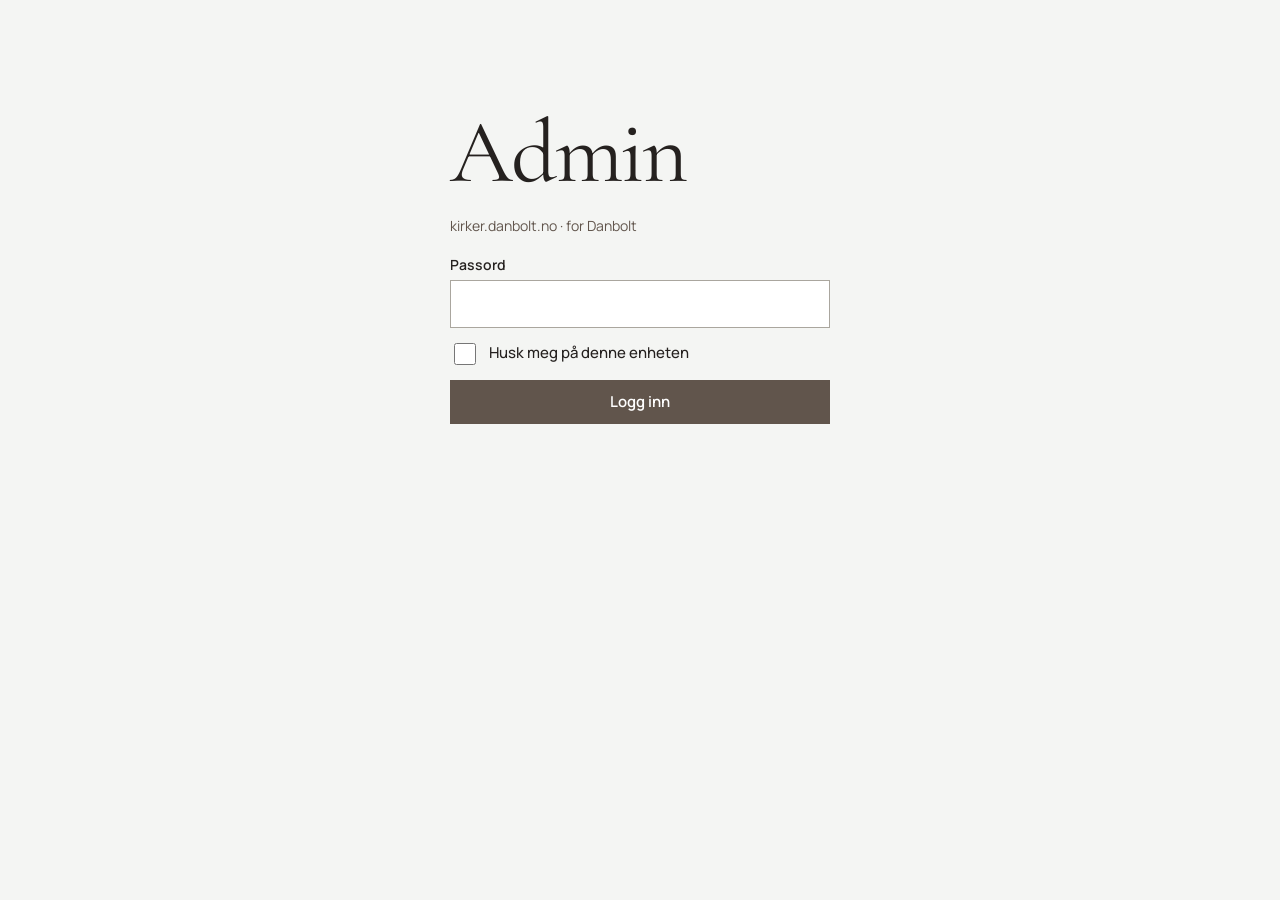
<file: admin/index.html>
<!DOCTYPE html>
<html lang="nb">
<head>
<meta charset="utf-8">
<meta name="viewport" content="width=device-width, initial-scale=1">
<title>Admin | kirker.danbolt.no</title>
<meta name="robots" content="noindex">
<meta name="referrer" content="no-referrer">
<meta name="theme-color" content="#25211f">
<style>
body{margin:0;background:#f4f5f3;color:#25211f;font-family:'Manrope',sans-serif;font-size:16px;line-height:1.5;-webkit-font-smoothing:antialiased}
h1,h2,h3{font-family:'Cormorant Garamond',serif;font-weight:400;margin:0}
h1{font-size:40px!important}h2{font-size:30px}h3{font-size:24px}
p{margin:0}
[hidden]{display:none!important}
button,.a-knapp{font:600 15px 'Manrope',sans-serif;border:1px solid #aaa69e;background:#fff;color:#25211f;padding:10px 16px;min-height:44px;cursor:pointer;display:inline-flex;align-items:center;justify-content:center;gap:8px;text-decoration:none;box-sizing:border-box}
button:disabled{opacity:.5;cursor:default}
button.a-hoved{background:#61554c;color:#fff;border-color:#61554c}
button.a-fare{color:#9a2a1c;border-color:#d9b3ad}
button.a-liten{min-height:36px;padding:6px 10px;font-size:13px;font-weight:500}
input,textarea,select{font:400 16px 'Manrope',sans-serif;color:#25211f;padding:10px 12px;width:100%;box-sizing:border-box;min-height:44px}
textarea{min-height:76px;resize:vertical}
input[type=checkbox]{width:22px;height:22px;min-height:0;flex:none}
label{display:flex;flex-direction:column;gap:4px;font-size:14px;font-weight:600}
label.a-kryss{flex-direction:row;align-items:center;gap:10px;font-weight:500;font-size:15px}
.a-dempet{color:#61554c;font-size:14px}
.a-inn{max-width:860px;margin:0 auto;padding:0 16px}
#app>header{background:#25211f;color:#f4f5f3}
#app>header .a-inn{display:flex;flex-wrap:wrap;align-items:center;gap:10px;padding-top:12px;padding-bottom:12px}
#app>header select{flex:1 1 200px;width:auto}
#app>header b{font-family:'Cormorant Garamond',serif;font-size:26px;font-weight:400;margin-right:auto}
label.a-knapp{position:relative;flex-direction:row}
.a-fil{position:absolute;opacity:0;width:1px;height:1px;min-height:0;padding:0}
#nyavbryt{background:#fff}
#faner{display:flex;gap:0;overflow-x:auto;border-bottom:1px solid #d4d3ce;position:sticky;top:0;background:#f4f5f3;z-index:5}
#faner button{border:0;border-bottom:3px solid transparent;background:none;white-space:nowrap;padding:12px 14px}
#faner button[aria-selected=true]{border-color:#25211f}
main{padding:24px 0 120px;display:flex;flex-direction:column;gap:22px}
.a-rad{display:grid;grid-template-columns:repeat(auto-fit,minmax(min(100%,200px),1fr));gap:12px}
.a-kol{display:flex;flex-direction:column;gap:12px}
.a-flex{display:flex;flex-wrap:wrap;gap:8px;align-items:center}
.a-kort{background:#fff;border:1px solid #d4d3ce;padding:14px;display:flex;flex-direction:column;gap:12px}
.a-kort.valgt{outline:3px solid #61554c}
details.a-del{background:#fff;border:1px solid #d4d3ce}
details.a-del>summary{cursor:pointer;padding:14px;font-family:'Cormorant Garamond',serif;font-size:24px;list-style:none;display:flex;justify-content:space-between}
details.a-del>summary::after{content:"+"}details.a-del[open]>summary::after{content:"–"}
details.a-del>summary::-webkit-details-marker{display:none}
details.a-del>div{padding:0 14px 14px;display:flex;flex-direction:column;gap:14px}
.a-bilde{display:grid;grid-template-columns:112px minmax(0,1fr);gap:12px;align-items:start}
.a-bilde .a-mini{width:112px;aspect-ratio:4/3;background:#eeefec;border:1px dashed #aaa69e;display:flex;align-items:center;justify-content:center;font-size:12px;color:#61554c;overflow:hidden}
.a-bilde .a-mini.har{border-style:solid}
.a-bilde img{width:100%;height:100%;object-fit:cover;display:block}
.a-tegning{background:#eeefec;border:1px solid #d4d3ce;touch-action:manipulation}
.a-tegning svg{display:block;width:100%;max-height:70vh;cursor:crosshair}
.a-skjerm{position:relative;border:6px solid #25211f;background:#111;cursor:crosshair}
.a-skjerm img{display:block;width:100%}
.a-merke{position:absolute;transform:translate(-50%,-50%);width:34px;height:34px;border-radius:50%;background:#e7e8e5;color:#25211f;display:flex;align-items:center;justify-content:center;font-weight:700;pointer-events:none}
.a-merke.valgt{background:#f0b429}
.a-nr{width:30px;height:30px;border-radius:50%;color:#fff;display:inline-flex;align-items:center;justify-content:center;font-weight:600;font-size:14px;flex:none}
.kat-lyd{background:#a8432a;fill:#a8432a}.kat-lys{background:#8f6512;fill:#8f6512}.kat-praktisk{background:#3f6b5a;fill:#3f6b5a}
.a-hint{background:#fff7dd;border:1px solid #e6cf85;padding:10px 12px;font-size:14px}
#linje{position:fixed;left:0;right:0;bottom:0;background:#25211f;color:#f4f5f3;z-index:10}
#linje .a-inn{display:flex;align-items:center;gap:12px;padding-top:10px;padding-bottom:10px}
#linje span{flex:1;font-size:14px}
dialog{border:0;padding:20px;max-width:min(92vw,460px);width:100%;box-sizing:border-box}
dialog::backdrop{background:#25211fb0}
#inn{max-width:420px;margin:12vh auto 0;padding:0 20px;display:flex;flex-direction:column;gap:16px}
</style>
<link rel="stylesheet" href="/stil.css">
</head>
<body>
<div id="inn">
  <h1>Admin</h1>
  <p class="a-dempet">kirker.danbolt.no · for Danbolt</p>
  <form id="innskjema" class="a-kol">
    <label>Passord <input type="password" id="passord" autocomplete="current-password" required></label>
    <label class="a-kryss"><input type="checkbox" id="husk"> Husk meg på denne enheten</label>
    <button class="a-hoved" type="submit">Logg inn</button>
    <p id="innfeil" role="alert" style="color:#9a2a1c"></p>
  </form>
</div>

<div id="app" hidden>
  <header><div class="a-inn">
    <b>Admin</b>
    <select id="velg" aria-label="Velg kirke"></select>
    <button id="ny" type="button">Ny kirke</button>
  </div></header>
  <div class="a-inn">
    <div id="faner" role="tablist"></div>
    <main id="innhold"></main>
  </div>
  <div id="linje"><div class="a-inn"><span id="status" role="status"></span><a class="a-knapp" id="apne" target="_blank" rel="noopener">Se siden</a><button class="a-hoved" id="lagre" type="button">Lagre</button></div></div>
</div>

<dialog id="nydialog">
  <form method="dialog" class="a-kol" id="nyskjema">
    <h2>Ny kirke</h2>
    <label>Kirkens navn <input id="nynavn" required placeholder="F.eks. Romedal kirke"></label>
    <label>Sted <input id="nysted" placeholder="Kommune eller tettsted"></label>
    <label>Start med innholdet fra <select id="nyfra"></select><span class="a-dempet" style="font-weight:400">Tekstene kopieres. Bilder, plasseringer og praktisk informasjon starter tomme.</span></label>
    <label class="a-kryss"><input type="checkbox" id="nyskjult" checked> Hold siden skjult til den er klar</label>
    <p class="a-dempet">En skjult kirke vises ikke på forsiden. Du ser den via «Se siden» her i admin, og gjør den synlig når du vil.</p>
    <p id="nyfeil" role="alert" style="color:#9a2a1c"></p>
    <div class="a-flex"><button class="a-hoved" type="submit" value="ok">Opprett</button><button type="button" id="nyavbryt">Avbryt</button></div>
  </form>
</dialog>

<script>
(function () {
'use strict';
var $ = function (id) { return document.getElementById(id); };
var KAT = { lyd: 'Lyd', lys: 'Lys', praktisk: 'Praktisk' };
var pw = '', kirker = [], slug = '', D = null, sha = '', lenke = '', panelLenke = '', skitten = false, fane = 'bilder';
var lokale = {};          // nyopplastede bilder vises fra enheten til siden er bygget på nytt
var valgtPunkt = null, valgtMerke = null, apne = {};

// ---------- små hjelpere ----------
function h(tag, attr) {
  var e = document.createElement(tag), i, k;
  for (k in attr || {}) {
    if (k === 'on') for (i in attr.on) e.addEventListener(i, attr.on[i]);
    else if (k === 'text') e.textContent = attr[k];
    else if (attr[k] === true) e.setAttribute(k, '');
    else if (attr[k] !== false && attr[k] != null) e.setAttribute(k, attr[k]);
  }
  for (i = 2; i < arguments.length; i++) if (arguments[i] != null) e.append(arguments[i]);
  return e;
}
function s(tag, attr) {
  var e = document.createElementNS('http://www.w3.org/2000/svg', tag), i;
  for (var k in attr || {}) e.setAttribute(k, attr[k]);
  for (i = 2; i < arguments.length; i++) e.append(arguments[i]);
  return e;
}
function status(t) { $('status').textContent = t; }
function merk() { skitten = true; status('Endringer er ikke lagret.'); }
function api(handling, ekstra) {
  return fetch('/api/admin', { method: 'POST', headers: { 'content-type': 'application/json', 'x-passord': pw }, body: JSON.stringify(Object.assign({ handling: handling }, ekstra)) })
    .then(function (r) { return r.json().catch(function () { return { feil: 'Uventet svar fra serveren.' }; }).then(function (j) { if (!r.ok) { var f = new Error(j.feil || 'Noe gikk galt.'); f.status = r.status; throw f; } return j; }); });
}

// Tekstfelt bundet rett til dataene.
function felt(obj, key, etikett, valg) {
  valg = valg || {};
  var inn = h(valg.lang ? 'textarea' : 'input', { placeholder: valg.hint || null });
  inn.value = obj[key] == null ? '' : obj[key];
  inn.addEventListener('input', function () { obj[key] = inn.value; merk(); });
  return h('label', {}, etikett, inn);
}
// Liste der man kan legge til, fjerne og flytte.
function liste(arr, lag, ny, leggTil) {
  var boks = h('div', { class: 'a-kol' });
  arr.forEach(function (x, i) {
    var kort = h('div', { class: 'a-kort' });
    lag(x, i).forEach(function (n) { kort.append(n); });
    kort.append(h('div', { class: 'a-flex' },
      h('button', { type: 'button', class: 'a-liten', disabled: i === 0, text: '↑ Flytt opp', on: { click: function () { arr.splice(i - 1, 0, arr.splice(i, 1)[0]); merk(); tegn(); } } }),
      h('button', { type: 'button', class: 'a-liten a-fare', text: 'Fjern', on: { click: function () { if (confirm('Fjerne denne?')) { arr.splice(i, 1); merk(); tegn(); } } } })));
    boks.append(kort);
  });
  boks.append(h('button', { type: 'button', text: '+ ' + leggTil, on: { click: function () { arr.push(ny()); merk(); tegn(); } } }));
  return boks;
}
function del(id, tittel) {
  var d = h('details', { class: 'a-del', open: !!apne[id] }, h('summary', { text: tittel }));
  d.addEventListener('toggle', function () { apne[id] = d.open; });
  var inni = h('div'); d.append(inni);
  for (var i = 2; i < arguments.length; i++) if (arguments[i]) inni.append(arguments[i]);
  return d;
}

// ---------- bilder ----------
function krymp(fil, maks) {
  return new Promise(function (ok, feil) {
    var url = URL.createObjectURL(fil), img = new Image();
    img.onload = function () {
      var f = Math.min(1, maks / Math.max(img.naturalWidth, img.naturalHeight));
      var c = document.createElement('canvas');
      c.width = Math.round(img.naturalWidth * f); c.height = Math.round(img.naturalHeight * f);
      var g = c.getContext('2d'); g.fillStyle = '#fff'; g.fillRect(0, 0, c.width, c.height); g.drawImage(img, 0, 0, c.width, c.height);
      URL.revokeObjectURL(url);
      c.toBlob(function (blob) {
        if (!blob) return feil(new Error('Klarte ikke å lese bildet.'));
        var les = new FileReader();
        les.onload = function () { ok({ b64: String(les.result).split(',')[1], url: URL.createObjectURL(blob), w: c.width, h: c.height }); };
        les.readAsDataURL(blob);
      }, 'image/jpeg', 0.82);
    };
    img.onerror = function () { URL.revokeObjectURL(url); feil(new Error('Klarte ikke å lese bildet. Prøv et JPEG- eller PNG-bilde.')); };
    img.src = url;
  });
}
// Laster opp og lagrer med en gang. navn blir filnavnet i bilder/<kirke>/.
function lastOpp(fil, navn, maks) {
  status('Laster opp bilde …');
  return krymp(fil, maks || 1600).then(function (b) {
    return api('bilde', { slug: slug, navn: navn + '-' + Date.now().toString(36), data: b.b64 }).then(function (r) { lokale[r.src] = b.url; b.src = r.src; return b; });
  });
}
function vis(src) { return lokale[src] || src; }
function bildeplass(b, navn, etikett, etter) {
  // Fjernet plass: vises ikke på kirkesiden. Kan tas tilbake.
  if (b.skjul) return h('div', { class: 'a-flex a-dempet' }, h('span', { style: 'flex:1 1 180px', text: etikett + (b.tekst ? ': ' + b.tekst : '') }),
    h('button', { type: 'button', class: 'a-liten', text: 'Ta tilbake', on: { click: function () { delete b.skjul; merk(); tegn(); } } }));
  var fil = h('input', { type: 'file', accept: 'image/*', class: 'a-fil' });
  var knapp = h('label', { class: 'a-knapp', tabindex: 0 }, b.src ? 'Bytt bilde' : 'Ta bilde eller velg', fil);
  fil.addEventListener('change', function () {
    if (!fil.files[0]) return;
    lastOpp(fil.files[0], navn).then(function (r) { b.src = r.src; if (etter) etter(r); return lagre('bilde lagt inn'); }).then(tegn)
      .catch(function (f) { status(f.message); });
  });
  var tekst = h('input', { 'aria-label': 'Hva bildet viser', placeholder: 'Hva bildet viser' });
  tekst.value = b.tekst || '';
  tekst.addEventListener('input', function () { b.tekst = tekst.value; merk(); });
  return h('div', { class: 'a-bilde' },
    h('div', { class: 'a-mini' + (b.src ? ' har' : '') }, b.src ? h('img', { src: vis(b.src), alt: '' }) : 'Mangler'),
    h('div', { class: 'a-kol' },
      h('b', { text: etikett }), tekst,
      h('div', { class: 'a-flex' }, knapp,
        h('button', { type: 'button', class: 'a-liten a-fare', text: 'Fjern', on: { click: function () {
          if (b.src && !confirm('Fjerne dette bildet fra kirkesiden?')) return;
          b.src = ''; b.skjul = true; merk(); tegn(); } } }))));
}
function alleBilder() {
  var ut = [];
  var legg = function (gruppe, b, navn, etikett) { if (b) ut.push({ gruppe: gruppe, b: b, navn: navn, etikett: etikett }); };
  if (!D.hovedbilde) D.hovedbilde = { src: '', tekst: 'Kirkerommet' };
  legg('Forsiden', D.hovedbilde, 'hovedbilde', 'Hovedbilde');
  (D.oppgaver || []).forEach(function (o) { (o.steg || []).forEach(function (st, j) {
    if (!st.bilde) st.bilde = { src: '', tekst: '' };
    legg('Kom i gang: ' + o.tittel, st.bilde, (o.id || 'oppgave') + '-steg', 'Steg ' + (j + 1));
  }); });
  if (D.panel) { legg('Panelet', D.panel.ui, 'panel-skjerm', 'Skjermbildet på panelet'); legg('Panelet', D.panel.bilde, 'panel-foto', 'Foto av panelet'); }
  if (D.lys) legg('Lys', D.lys.bilde, 'lys', 'Lysbryterne');
  if (D.teknisk) legg('Teknisk', D.teknisk.bilde, 'teknisk', 'Teknisk utstyr');
  (D.galleri || []).forEach(function (g, i) { if (!g.video) legg('Flere bilder', g, 'ekstra', 'Ekstra bilde ' + (i + 1)); });
  return ut;
}

// Lenke som bare kan laste opp skjermbildet av styringspanelet. Kan sendes til den som står ved panelet.
function panelLenkeBoks() {
  var full = location.origin + panelLenke, inn = h('input', { readonly: true, value: full, 'aria-label': 'Lenke for opplasting av skjermbilde' });
  return h('div', { class: 'a-kort' }, h('b', { text: 'Lenke for opplasting av skjermbildet' }),
    h('p', { class: 'a-dempet', text: 'Den som åpner lenken, kan laste opp skjermbildet av styringspanelet for ' + D.navn + ', og ingenting annet. Krever ikke passord.' }), inn,
    h('div', { class: 'a-flex' },
      h('button', { type: 'button', text: 'Kopier lenken', on: { click: function (e) { navigator.clipboard.writeText(full).then(function () { e.target.textContent = 'Kopiert'; }, function () { inn.select(); }); } } }),
      h('a', { class: 'a-knapp', href: panelLenke, target: '_blank', rel: 'noopener', text: 'Åpne' })));
}

// ---------- faner ----------
var FANER = [['bilder', 'Bilder'], ['plan', 'Plantegning'], ['panel', 'Panel'], ['tekst', 'Tekster'], ['lenke', 'Kirkens lenke']];
function tegnFaner() {
  $('faner').replaceChildren.apply($('faner'), FANER.map(function (f) {
    return h('button', { type: 'button', role: 'tab', 'aria-selected': fane === f[0], text: f[1], on: { click: function () { fane = f[0]; tegnFaner(); tegn(); } } });
  }));
}
function tegn() {
  var m = $('innhold'), y = window.scrollY;
  m.replaceChildren();
  if (!D) return;
  if (D.kommer) {
    m.append(h('h2', { text: D.navn }), h('p', { text: 'Denne kirken står på forsiden som «Side kommer», men har ingen egen side ennå.' }),
      h('button', { class: 'a-hoved', type: 'button', text: 'Opprett siden', on: { click: function () { nyKirke(D.navn, D.sted); } } }),
      h('p', { class: 'a-dempet', text: D.panel && D.panel.ui && D.panel.ui.src ? 'Skjermbildet av styringspanelet er lastet opp og følger med når siden opprettes.' : 'Skjermbildet av styringspanelet er ikke lastet opp ennå.' }), panelLenkeBoks());
    return;
  }
  if (D.skjult) m.append(h('div', { class: 'a-hint a-flex' }, h('span', { style: 'flex:1 1 220px', text: D.paForsiden ? 'Denne kirken er skjult. På forsiden står den som «Side kommer», og bare du ser siden via «Se siden».' : 'Denne kirken er skjult. Den vises ikke på forsiden, og bare du ser den via «Se siden».' }),
    h('button', { type: 'button', text: 'Gjør synlig', on: { click: function () { if (!confirm('Kirkens side blir åpen for alle. Fortsette?')) return; delete D.skjult; delete D.paForsiden; lagre('gjort synlig').then(tegn, function () { D.skjult = true; }); } } })));
  ({ bilder: faneBilder, plan: fanePlan, panel: fanePanel, tekst: faneTekst, lenke: faneLenke })[fane](m);
  window.scrollTo(0, y);
}

function faneBilder(m) {
  var samlet = alleBilder(), alle = samlet.filter(function (x) { return !x.b.skjul; }), fjernet = samlet.filter(function (x) { return x.b.skjul; });
  var inne = alle.filter(function (x) { return x.b.src; }).length, tomme = alle.filter(function (x) { return !x.b.src; }), forrige = '';
  m.append(h('h2', { text: 'Bilder' }), h('p', { class: 'a-dempet', text: inne + ' av ' + alle.length + ' bilder er lagt inn. Bildet lagres og publiseres med en gang du har valgt det. På mobil kan du ta bildet direkte. Bilder og plasser du ikke trenger, fjerner du med «Fjern». Trykk Lagre når du er ferdig.' }));
  if (tomme.length > 1) m.append(h('div', { class: 'a-flex' }, h('button', { type: 'button', text: 'Fjern alle ' + tomme.length + ' plasser uten bilde', on: { click: function () {
    if (!confirm('Fjerne alle ' + tomme.length + ' bildeplasser som ikke har bilde? Du kan ta dem tilbake nederst på siden.')) return;
    tomme.forEach(function (x) { x.b.skjul = true; }); merk(); tegn(); } } })));
  alle.forEach(function (x) {
    if (x.gruppe !== forrige) { m.append(h('h3', { text: x.gruppe })); forrige = x.gruppe; }
    m.append(bildeplass(x.b, x.navn, x.etikett));
  });
  m.append(h('button', { type: 'button', text: '+ Ekstra bilde', on: { click: function () { (D.galleri = D.galleri || []).push({ src: '', tekst: 'Ekstra bilde' }); merk(); tegn(); } } }));
  if (fjernet.length) {
    m.append(h('h3', { text: 'Fjernede bildeplasser' }), h('p', { class: 'a-dempet', text: 'Disse vises ikke på kirkesiden.' }));
    fjernet.forEach(function (x) { m.append(bildeplass(x.b, x.navn, x.gruppe + ', ' + x.etikett)); });
  }
}

function fanePlan(m) {
  var pl = D.plan = D.plan || { w: 30, h: 36, rom: [], etiketter: [], punkter: [] };
  pl.punkter = pl.punkter || [];
  var sk = Math.max(pl.w, pl.h) / 36, pad = 2 * sk, harBilde = pl.bilde && pl.bilde.src, pk = harBilde ? .77 : 1;
  var svg = s('svg', { viewBox: [-pad, -pad, pl.w + pad * 2, pl.h + pad * 2].join(' ') });
  if (harBilde) svg.append(s('image', { href: vis(pl.bilde.src), x: 0, y: 0, width: pl.w, height: pl.h, preserveAspectRatio: 'none' }));
  else {
    (pl.rom || []).forEach(function (r) { svg.append(s('rect', { x: r[0], y: r[1], width: r[2], height: r[3], fill: '#ebe5d9', stroke: '#1d1b17', 'stroke-width': .15 * sk })); });
    (pl.etiketter || []).forEach(function (t) { var e = s('text', { x: t.x, y: t.y, fill: '#8a8274', 'font-size': 1.05 * sk, 'text-anchor': 'middle' }); e.textContent = t.t; svg.append(e); });
  }
  pl.punkter.forEach(function (p, i) {
    if (p.x == null) return;
    var valgt = valgtPunkt === p;
    var t = s('text', { x: p.x, y: p.y + .46 * sk * pk, fill: '#fff', 'font-size': 1.3 * sk * pk, 'font-weight': 600, 'text-anchor': 'middle', 'pointer-events': 'none' }); t.textContent = i + 1;
    svg.append(s('circle', { class: 'kat-' + p.kat, cx: p.x, cy: p.y, r: (valgt ? 1.9 : 1.35) * sk * pk, stroke: valgt ? '#f0b429' : '#fff', 'stroke-width': (valgt ? .5 : .15) * sk, 'pointer-events': 'none' }), t);
  });
  svg.addEventListener('click', function (ev) {
    if (!valgtPunkt) return status('Velg først et punkt i listen under.');
    var pt = svg.createSVGPoint(); pt.x = ev.clientX; pt.y = ev.clientY;
    var q = pt.matrixTransform(svg.getScreenCTM().inverse());
    valgtPunkt.x = Math.round(Math.min(pl.w, Math.max(0, q.x)) * 10) / 10;
    valgtPunkt.y = Math.round(Math.min(pl.h, Math.max(0, q.y)) * 10) / 10;
    merk(); tegn();
  });

  var fil = h('input', { type: 'file', accept: 'image/*', class: 'a-fil' });
  fil.addEventListener('change', function () {
    if (!fil.files[0]) return;
    lastOpp(fil.files[0], 'plantegning', 2000).then(function (r) {
      var nyH = Math.round(100 * r.h / r.w * 10) / 10;
      pl.punkter.forEach(function (p) { if (p.x != null) { p.x = Math.round(p.x / pl.w * 1000) / 10; p.y = Math.round(p.y / pl.h * nyH * 10) / 10; } });
      pl.w = 100; pl.h = nyH; pl.bilde = { src: r.src, tekst: 'Plantegning' };
      return lagre('plantegning lagt inn');
    }).then(tegn).catch(function (f) { status(f.message); });
  });

  m.append(h('h2', { text: 'Plantegning' }),
    h('p', { class: 'a-hint', text: valgtPunkt ? 'Trykk på tegningen der «' + valgtPunkt.navn + '» står.' : 'Velg et punkt i listen under, og trykk så på tegningen der det står.' }),
    h('div', { class: 'a-tegning' }, svg),
    h('div', { class: 'a-flex' },
      h('label', { class: 'a-knapp' }, harBilde ? 'Bytt tegning' : 'Last opp egen tegning', fil),
      harBilde ? h('button', { type: 'button', class: 'a-liten', text: 'Bruk enkel skisse i stedet', on: { click: function () { delete pl.bilde; merk(); tegn(); } } }) : null),
    h('p', { class: 'a-dempet', text: 'Tegningen kan være et foto av en skisse på papir, en branntegning eller et skjermbilde. Kirker uten egen tegning bruker den enkle skissen.' }),
    h('h3', { text: 'Punkter' }));

  pl.punkter.forEach(function (p, i) {
    var valgt = valgtPunkt === p;
    var kat = h('select', { 'aria-label': 'Kategori' }); Object.keys(KAT).forEach(function (k) { kat.append(h('option', { value: k, text: KAT[k], selected: p.kat === k })); });
    kat.addEventListener('change', function () { p.kat = kat.value; merk(); tegn(); });
    var kort = h('div', { class: 'a-kort' + (valgt ? ' valgt' : '') },
      h('div', { class: 'a-flex' }, h('span', { class: 'a-nr kat-' + p.kat, text: i + 1 }), h('b', { text: p.navn, style: 'flex:1' }),
        h('span', { class: 'a-dempet', text: p.x == null ? 'Ikke plassert' : '' }),
        h('button', { type: 'button', class: valgt ? 'a-hoved' : '', text: valgt ? 'Ferdig' : (p.x == null ? 'Plasser' : 'Flytt / endre'), on: { click: function () { valgtPunkt = valgt ? null : p; tegn(); if (!valgt) document.querySelector('.a-tegning').scrollIntoView({ behavior: 'smooth', block: 'nearest' }); } } })));
    if (valgt) {
      kort.append(h('div', { class: 'a-rad' }, felt(p, 'navn', 'Navn'), h('label', {}, 'Kategori', kat)),
        felt(p, 'tekst', 'Forklaring', { lang: true, hint: 'Hvor det er, og hva det brukes til' }),
        h('div', { class: 'a-flex' },
          p.x != null ? h('button', { type: 'button', class: 'a-liten', text: 'Fjern fra tegningen', on: { click: function () { delete p.x; delete p.y; merk(); tegn(); } } }) : null,
          h('button', { type: 'button', class: 'a-liten', disabled: i === 0, text: '↑ Flytt opp', on: { click: function () { pl.punkter.splice(i - 1, 0, pl.punkter.splice(i, 1)[0]); merk(); tegn(); } } }),
          h('button', { type: 'button', class: 'a-liten a-fare', text: 'Slett punktet', on: { click: function () { if (confirm('Slette «' + p.navn + '»?')) { pl.punkter.splice(i, 1); valgtPunkt = null; merk(); tegn(); } } } })));
    }
    m.append(kort);
  });
  m.append(h('button', { type: 'button', text: '+ Nytt punkt', on: { click: function () {
    var p = { id: 'p' + Date.now().toString(36), kat: 'lyd', navn: 'Nytt punkt', tekst: '' };
    pl.punkter.push(p); valgtPunkt = p; merk(); tegn();
  } } }));
}

function fanePanel(m) {
  m.append(h('h2', { text: 'Panel' }));
  if (!D.panel) {
    m.append(h('p', { text: 'Denne kirken har ingen panelseksjon.' }), h('button', { type: 'button', text: 'Legg til panel', on: { click: function () {
      D.panel = { plassering: '', ui: { src: '', tekst: 'Skjermbildet på betjeningspanelet' }, bilde: { src: '', tekst: 'Foto av panelet' }, programmer: [], skyvere: [], merker: [] }; merk(); tegn(); } } }));
    return;
  }
  var p = D.panel; p.merker = p.merker || []; p.ui = p.ui || { src: '', tekst: '' };
  m.append(bildeplass(p.ui, 'panel-skjerm', 'Skjermbildet på panelet'), panelLenkeBoks());
  if (p.ui.src) {
    var img = h('img', { src: vis(p.ui.src), alt: '' }), skjerm = h('div', { class: 'a-skjerm' }, img);
    p.merker.forEach(function (x) { skjerm.append(h('span', { class: 'a-merke' + (valgtMerke === x ? ' valgt' : ''), style: 'left:' + x.x + '%;top:' + x.y + '%', text: x.b })); });
    skjerm.addEventListener('click', function (ev) {
      if (!valgtMerke) return status('Velg først en bokstav i listen under.');
      var r = img.getBoundingClientRect();
      valgtMerke.x = Math.round(Math.min(100, Math.max(0, (ev.clientX - r.left) / r.width * 100)) * 10) / 10;
      valgtMerke.y = Math.round(Math.min(100, Math.max(0, (ev.clientY - r.top) / r.height * 100)) * 10) / 10;
      merk(); tegn();
    });
    m.append(h('p', { class: 'a-hint', text: valgtMerke ? 'Trykk på skjermbildet der bokstav ' + valgtMerke.b + ' skal stå.' : 'Velg en bokstav under, og trykk på skjermbildet der den skal stå.' }), skjerm);
  }
  m.append(felt(p, 'plassering', 'Hvor står panelet?', { hint: 'F.eks. i koret, nederst på høyre side' }), h('h3', { text: 'Forklaringer' }));
  p.merker.forEach(function (x, i) {
    var valgt = valgtMerke === x;
    var kort = h('div', { class: 'a-kort' + (valgt ? ' valgt' : '') },
      h('div', { class: 'a-flex' }, h('span', { class: 'a-nr', style: 'background:#25211f', text: x.b }), h('b', { text: x.tittel, style: 'flex:1' }),
        h('button', { type: 'button', class: valgt ? 'a-hoved' : '', text: valgt ? 'Ferdig' : 'Flytt / endre', on: { click: function () { valgtMerke = valgt ? null : x; tegn(); } } })));
    if (valgt) {
      var kryss = function (key, tekst) { var c = h('input', { type: 'checkbox', checked: !!x[key] }); c.addEventListener('change', function () { if (c.checked) x[key] = true; else delete x[key]; merk(); }); return h('label', { class: 'a-kryss' }, c, tekst); };
      kort.append(felt(x, 'tittel', 'Tittel'), felt(x, 'tekst', 'Forklaring', { lang: true }),
        (p.programmer || []).length ? kryss('programmer', 'Vis listen over programmer her') : null,
        (p.skyvere || []).length ? kryss('skyvere', 'Vis listen over feidere her') : null,
        h('button', { type: 'button', class: 'a-liten a-fare', text: 'Slett', on: { click: function () { if (confirm('Slette ' + x.b + '?')) { p.merker.splice(i, 1); p.merker.forEach(function (y, j) { y.b = String.fromCharCode(65 + j); }); valgtMerke = null; merk(); tegn(); } } } }));
    }
    m.append(kort);
  });
  m.append(h('button', { type: 'button', text: '+ Ny forklaring', on: { click: function () {
    var x = { b: String.fromCharCode(65 + p.merker.length), x: 50, y: 50, tittel: 'Ny forklaring', tekst: '' }; p.merker.push(x); valgtMerke = x; merk(); tegn(); } } }),
    del('prog', 'Programmer / forvalg',
      h('p', { class: 'a-dempet', text: 'La listen stå tom hvis panelet bare har én forside.' }),
      liste(p.programmer = p.programmer || [], function (x) { return [felt(x, 'navn', 'Navn på knappen'), felt(x, 'forklaring', 'Når brukes det?')]; }, function () { return { navn: '', forklaring: '' }; }, 'Program')),
    del('feid', 'Feidere',
      liste(p.skyvere = p.skyvere || [], function (x) { return [felt(x, 'navn', 'Navn på panelet'), felt(x, 'forklaring', 'Hva den styrer')]; }, function () { return { navn: '', forklaring: '' }; }, 'Feider')));
}

function faneTekst(m) {
  var naa = D.skjult ? (D.paForsiden ? 'kommer' : 'skjult') : D.publisert ? 'ferdig' : 'arbeid';
  var pub = h('select', {}, h('option', { value: 'skjult', text: 'Skjult: vises ikke på forsiden', selected: naa === 'skjult' }),
    h('option', { value: 'kommer', text: 'Skjult: står som «Side kommer» på forsiden', selected: naa === 'kommer' }),
    h('option', { value: 'arbeid', text: 'Synlig, merket «under arbeid»', selected: naa === 'arbeid' }),
    h('option', { value: 'ferdig', text: 'Ferdig', selected: naa === 'ferdig' }));
  pub.addEventListener('change', function () {
    if (pub.value === 'skjult' || pub.value === 'kommer') D.skjult = true; else delete D.skjult;
    if (pub.value === 'kommer') D.paForsiden = true; else delete D.paForsiden;
    D.publisert = pub.value === 'ferdig'; merk();
  });
  var l = D.lys = D.lys || { tekst: '', hvor: '', bilde: { src: '', tekst: 'Lysbryterne' }, brytere: [], for: '', etter: '', konsertlys: null };
  var t = D.teknisk = D.teknisk || { intro: '', kjede: [], spesifikasjoner: [], bilde: { src: '', tekst: 'Teknisk utstyr' } };
  m.append(h('h2', { text: 'Tekster' }),
    del('om', 'Om kirken',
      h('div', { class: 'a-rad' }, felt(D, 'navn', 'Navn'), felt(D, 'sted', 'Sted')),
      felt(D, 'fakta', 'Kort fakta', { hint: 'F.eks. Korskirke · 330 plasser' }),
      felt(D, 'ingress', 'Innledning', { lang: true }),
      h('label', {}, 'Status', pub),
      h('p', { class: 'a-dempet', text: 'Skjult: bare du ser siden, via «Se siden». Under arbeid: siden er åpen og står på forsiden. Ferdig: «under arbeid»-merket fjernes, tomme bilde- og tekstplasser skjules, og søkemotorer kan finne siden.' })),
    del('oppg', 'Kom i gang: oppgavene',
      liste(D.oppgaver = D.oppgaver || [], function (o) {
        if (o.lenke) return [felt(o, 'tittel', 'Tittel'), felt(o, 'undertittel', 'Undertittel'), felt(o, 'lenke', 'Hopper til', { hint: '#lys' })];
        o.video = o.video || { tittel: '', varighet: '', src: '' };
        return [h('div', { class: 'a-rad' }, felt(o, 'tittel', 'Tittel'), felt(o, 'undertittel', 'Undertittel')),
          h('b', { text: 'Steg' }),
          liste(o.steg = o.steg || [], function (st) { return [felt(st, 'tekst', 'Hva gjør man?', { lang: true }), felt(st, 'tips', 'Tips (valgfritt)')]; }, function () { return { tekst: '', bilde: { src: '', tekst: '' } }; }, 'Steg'),
          felt(o, 'etter', 'Etter bruk', { lang: true }),
          h('div', { class: 'a-rad' }, felt(o.video, 'tittel', 'Video: tittel'), felt(o.video, 'varighet', 'Varighet', { hint: '1 min' })),
          felt(o.video, 'src', 'Video: lenke', { hint: 'Lim inn YouTube- eller Vimeo-lenke' })];
      }, function () { return { id: 'o' + Date.now().toString(36), tittel: 'Ny oppgave', undertittel: '', steg: [], etter: '' }; }, 'Oppgave')),
    del('lys', 'Lys',
      felt(l, 'tekst', 'Kort om lyset', { lang: true }), felt(l, 'hvor', 'Hvor er bryterne?', { hint: 'Står den tom, brukes det kirken selv har skrevet' }),
      liste(l.brytere = l.brytere || [], function (b) { return [felt(b, 'navn', 'Bryter'), felt(b, 'styrer', 'Hva den styrer')]; }, function () { return { navn: '', styrer: '' }; }, 'Bryter'),
      felt(l, 'for', 'Før arrangementet'), felt(l, 'etter', 'Etter arrangementet')),
    del('hjelp', 'Hjelp: «Noe virker ikke»',
      liste(D.hjelp = D.hjelp || [], function (x) { return [felt(x, 'q', 'Problem'), felt(x, 'a', 'Løsning', { lang: true })]; }, function () { return { q: '', a: '' }; }, 'Problem')),
    del('tek', 'Teknisk: for lydteknikere',
      felt(t, 'intro', 'Innledning', { lang: true }),
      h('b', { text: 'Signalkjede' }),
      liste(t.kjede = t.kjede || [], function (x, i) { return [felt(t.kjede, i, 'Ledd')]; }, function () { return ''; }, 'Ledd'),
      h('b', { text: 'Spesifikasjoner' }),
      liste(t.spesifikasjoner = t.spesifikasjoner || [], function (r) { return [h('div', { class: 'a-rad' }, felt(r, 0, 'Hva'), felt(r, 1, 'Verdi'))]; }, function () { return ['', '']; }, 'Rad')),
    del('vid', 'Ekstra videoer',
      h('p', { class: 'a-dempet', text: 'Vises nederst på siden under «Flere bilder og videoer».' }),
      (function () {
        var g = D.galleri = D.galleri || [], boks = h('div', { class: 'a-kol' });
        g.forEach(function (x, i) { if (!x.video) return; boks.append(h('div', { class: 'a-kort' }, felt(x, 'tittel', 'Tittel'), felt(x, 'src', 'Lenke', { hint: 'Lim inn YouTube- eller Vimeo-lenke' }),
          h('button', { type: 'button', class: 'a-liten a-fare', text: 'Fjern', on: { click: function () { g.splice(i, 1); merk(); tegn(); } } }))); });
        boks.append(h('button', { type: 'button', text: '+ Video', on: { click: function () { g.push({ video: true, tittel: '', src: '' }); merk(); tegn(); } } }));
        return boks;
      })()));
}

function faneLenke(m) {
  var full = location.origin + lenke, inn = h('input', { readonly: true, value: full, 'aria-label': 'Kirkens lenke' });
  var melding = 'Hei!\n\nHer er lenken der dere selv oppdaterer den praktiske informasjonen på ' + D.navn + ' sin side (parkering, toalett, nøkler, kontaktperson og lignende):\n\n' + full + '\n\nEndringene publiseres med en gang. Ta vare på lenken, og del den bare med dem som skal kunne endre.\n\nHilsen Danbolt';
  var kopier = function (tekst, knapp) { navigator.clipboard.writeText(tekst).then(function () { knapp.textContent = 'Kopiert'; }, function () { inn.select(); status('Marker og kopier lenken manuelt.'); }); };
  m.append(h('h2', { text: 'Kirkens lenke' }),
    h('p', { text: 'Med denne lenken kan kirken selv endre praktisk informasjon og kontaktperson. De kommer ikke til noe annet.' }),
    inn,
    h('div', { class: 'a-flex' },
      h('button', { type: 'button', class: 'a-hoved', text: 'Kopier lenken', on: { click: function (e) { kopier(full, e.target); } } }),
      h('button', { type: 'button', text: 'Kopier ferdig melding til kirken', on: { click: function (e) { kopier(melding, e.target); } } }),
      h('a', { class: 'a-knapp', href: lenke, target: '_blank', rel: 'noopener', text: 'Åpne' })),
    h('h3', { text: 'Lenken på avveie?' }),
    h('p', { class: 'a-dempet', text: 'Lag en ny lenke. Den gamle slutter å virke med en gang.' }),
    h('button', { type: 'button', class: 'a-fare', text: 'Lag ny lenke', on: { click: function () {
      if (!confirm('Den gamle lenken slutter å virke. Fortsette?')) return;
      D.lenkeversjon = (D.lenkeversjon || 1) + 1; lagre('ny lenke til kirken').then(tegn);
    } } }));
}

// ---------- lagre og laste ----------
function lagre(hva) {
  $('lagre').disabled = true; status('Lagrer …');
  return api('lagre', { slug: slug, data: D, sha: sha, hva: hva || 'innhold oppdatert' }).then(function (r) {
    sha = r.sha; lenke = r.lenke; panelLenke = r.panelLenke; skitten = false; $('apne').href = r.side;
    var valg = $('velg').selectedOptions[0]; if (valg) valg.textContent = D.navn + (D.skjult ? ' (skjult)' : '');
    status('Lagret ' + new Date().toLocaleTimeString('nb-NO', { hour: '2-digit', minute: '2-digit' }) + '. Siden er oppdatert om omtrent ett minutt.');
  }).catch(function (f) { status(f.message); throw f; }).finally(function () { $('lagre').disabled = false; });
}
function apneKirke(s) {
  if (skitten && !confirm('Du har endringer som ikke er lagret. Forkaste dem?')) { $('velg').value = slug; return; }
  status('Henter …');
  return api('hent', { slug: s }).then(function (r) {
    slug = s; D = r.data; sha = r.sha; lenke = r.lenke; panelLenke = r.panelLenke; skitten = false; valgtPunkt = valgtMerke = null;
    $('velg').value = s; $('apne').href = r.side; $('apne').hidden = !!D.kommer; $('lagre').hidden = !!D.kommer;
    try { localStorage.setItem('kirke', s); } catch (e) {}
    status(''); tegn();
  }).catch(function (f) { status(f.message); });
}
function hentListe() {
  return api('liste').then(function (r) {
    kirker = r.kirker;
    $('velg').replaceChildren.apply($('velg'), kirker.map(function (k) { return h('option', { value: k.slug, text: k.navn + (k.kommer ? ' (side kommer)' : k.skjult ? ' (skjult)' : '') }); }));
  });
}
function nyKirke(navn, sted) {
  $('nynavn').value = navn || ''; $('nysted').value = sted || ''; $('nyfeil').textContent = ''; $('nyskjult').checked = true;
  $('nyfra').replaceChildren.apply($('nyfra'), kirker.filter(function (k) { return !k.kommer; }).map(function (k) { return h('option', { value: k.slug, text: k.navn }); }).concat(h('option', { value: '', text: 'Tom side' })));
  $('nydialog').showModal();
}

$('velg').addEventListener('change', function () { apneKirke($('velg').value); });
$('ny').addEventListener('click', function () { nyKirke(); });
$('nyavbryt').addEventListener('click', function () { $('nydialog').close(); });
$('nyskjema').addEventListener('submit', function (e) {
  e.preventDefault();
  if (skitten && !confirm('Du har endringer som ikke er lagret. Forkaste dem?')) return;
  skitten = false;
  api('ny', { navn: $('nynavn').value, sted: $('nysted').value, kopierFra: $('nyfra').value, skjult: $('nyskjult').checked }).then(function (r) {
    $('nydialog').close(); return hentListe().then(function () { fane = 'bilder'; tegnFaner(); return apneKirke(r.slug); });
  }).catch(function (f) { $('nyfeil').textContent = f.message; });
});
$('lagre').addEventListener('click', function () { lagre().catch(function () {}); });
window.addEventListener('beforeunload', function (e) { if (skitten) e.preventDefault(); });

function start() {
  return hentListe().then(function () {
    $('inn').hidden = true; $('app').hidden = false; tegnFaner();
    var sist = ''; try { sist = localStorage.getItem('kirke') || ''; } catch (e) {}
    var forste = kirker.filter(function (k) { return k.slug === sist; })[0] || kirker.filter(function (k) { return !k.kommer; })[0] || kirker[0];
    if (forste) return apneKirke(forste.slug);
  });
}
$('innskjema').addEventListener('submit', function (e) {
  e.preventDefault(); pw = $('passord').value; $('innfeil').textContent = '';
  start().then(function () { if ($('husk').checked) { try { localStorage.setItem('adminpw', pw); } catch (e) {} } })
    .catch(function (f) { $('innfeil').textContent = f.message; });
});
try { pw = localStorage.getItem('adminpw') || ''; } catch (e) {}
if (pw) start().catch(function () { pw = ''; try { localStorage.removeItem('adminpw'); } catch (e) {} });
})();
</script>
</body>
</html>
</file>
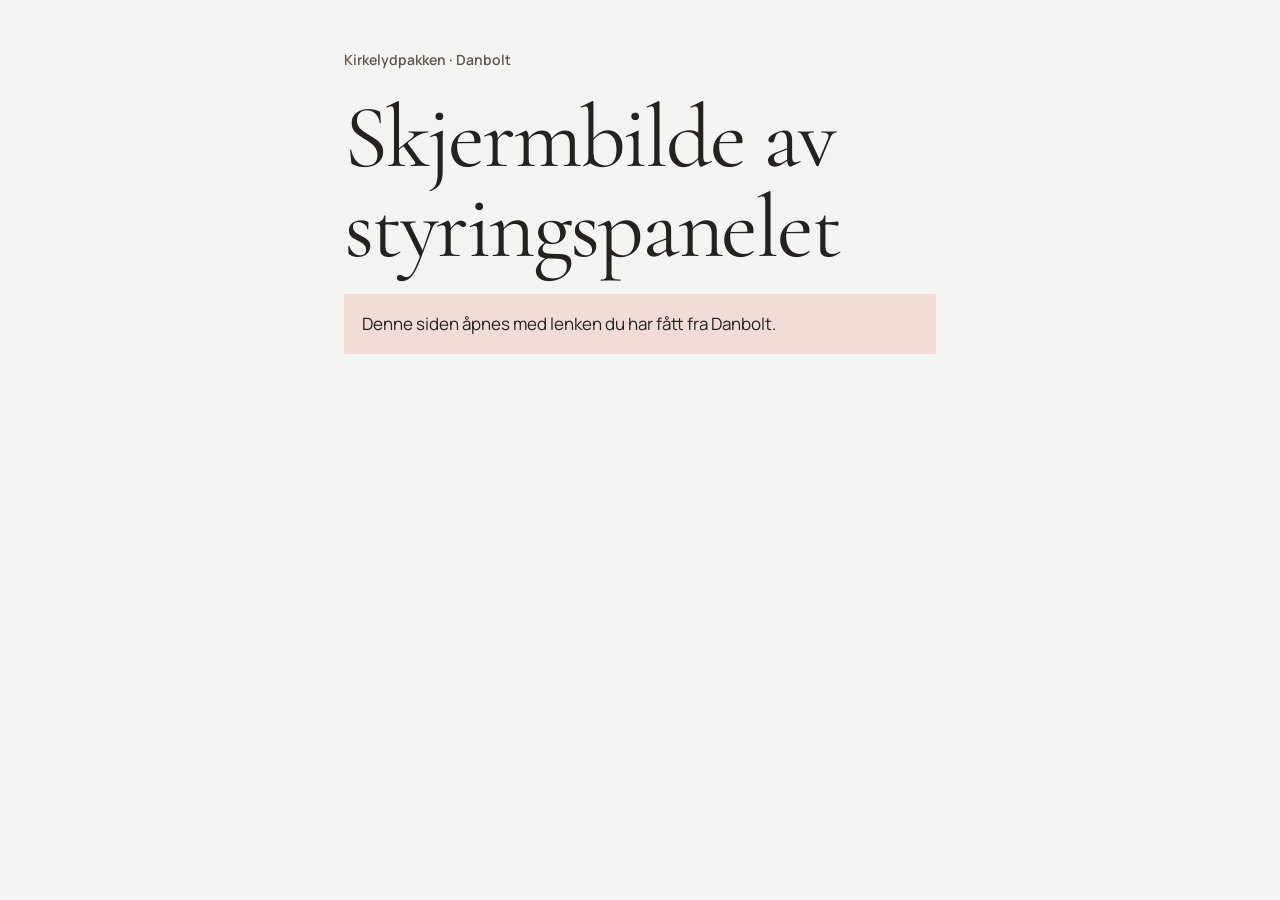
<file: panel/index.html>
<!DOCTYPE html>
<html lang="nb">
<head>
<meta charset="utf-8">
<meta name="viewport" content="width=device-width, initial-scale=1">
<title>Last opp skjermbilde av styringspanelet | Danbolt</title>
<meta name="robots" content="noindex">
<meta name="referrer" content="no-referrer">
<meta name="theme-color" content="#f4f5f3">
<style>
body{margin:0;background:#f4f5f3;color:#1d1b17;font-family:'Manrope',sans-serif;font-size:17px;line-height:1.6;-webkit-font-smoothing:antialiased}
h1{font-family:'Cormorant Garamond',serif;font-weight:300;margin:0}
p{margin:0}
main{max-width:640px;margin:0 auto;padding:48px 24px 80px;display:flex;flex-direction:column;gap:22px}
.merk{font-size:14px;font-weight:600;color:#61554c}
.dempet{color:#61554c}
.velg{position:relative;display:inline-flex;align-items:center;justify-content:center;min-height:56px;padding:14px 26px;background:#fff;border:1px solid #aaa69e;font-weight:600;cursor:pointer}
.velg input{position:absolute;opacity:0;width:1px;height:1px}
#send{font:600 17px 'Manrope',sans-serif;color:#fff;background:#61554c;border:0;min-height:56px;padding:14px 30px;cursor:pointer}
#send:disabled{opacity:.5;cursor:default}
#vis{max-width:100%;border:6px solid #25211f;background:#111}
.boks{background:#e7e8e5;padding:16px 18px}
.boks.feil{background:#f3dcd7}.boks.ok{background:#dcebdf}
[hidden]{display:none!important}
</style>
<link rel="stylesheet" href="/stil.css">
</head>
<body>
<main>
  <span class="merk">Kirkelydpakken · Danbolt</span>
  <h1 id="tittel">Skjermbilde av styringspanelet</h1>
  <p class="dempet" id="intro">Henter …</p>
  <div class="boks feil" id="feil" hidden role="alert"></div>
  <div id="skjema" hidden style="display:flex;flex-direction:column;gap:18px;align-items:flex-start">
    <label class="velg"><span id="velgtekst">Velg skjermbilde eller ta bilde</span><input type="file" id="fil" accept="image/*"></label>
    <img id="vis" alt="Valgt bilde" hidden>
    <button id="send" type="button" hidden>Last opp</button>
    <div class="boks" id="status" role="status" hidden></div>
  </div>
</main>
<script>
(function () {
  var $ = function (id) { return document.getElementById(id); };
  var del = decodeURIComponent(location.hash.slice(1)).split('.'), hode = { 'x-kirke': del[0], 'x-nokkel': del[1] }, b64 = '';
  function feil(t) { $('intro').hidden = true; $('skjema').hidden = true; $('feil').textContent = t; $('feil').hidden = false; }
  function status(t, klasse) { var s = $('status'); s.textContent = t; s.className = 'boks ' + (klasse || ''); s.hidden = false; }
  if (!del[0] || !del[1]) return feil('Denne siden åpnes med lenken du har fått fra Danbolt.');
  fetch('/api/panel', { headers: hode }).then(function (r) { return r.json().then(function (j) { if (!r.ok) throw new Error(j.feil); return j; }); }).then(function (j) {
    document.title = j.navn + ' – skjermbilde av styringspanelet';
    $('tittel').textContent = j.navn;
    $('intro').textContent = 'Last opp et skjermbilde av styringspanelet slik det ser ut i kirken. Et skjermbilde tatt på selve panelet er best. Et foto rett forfra, uten gjenskinn, går også.' + (j.harBilde ? ' Det ligger allerede et bilde inne. Et nytt bilde erstatter det.' : '');
    $('skjema').hidden = false;
  }).catch(function (e) { feil(e.message || 'Fikk ikke kontakt. Prøv igjen om litt.'); });

  $('fil').addEventListener('change', function () {
    var f = $('fil').files[0]; if (!f) return;
    var url = URL.createObjectURL(f), img = new Image();
    img.onload = function () {
      var k = Math.min(1, 2000 / Math.max(img.naturalWidth, img.naturalHeight)), c = document.createElement('canvas');
      c.width = Math.round(img.naturalWidth * k); c.height = Math.round(img.naturalHeight * k);
      var g = c.getContext('2d'); g.fillStyle = '#fff'; g.fillRect(0, 0, c.width, c.height); g.drawImage(img, 0, 0, c.width, c.height);
      URL.revokeObjectURL(url);
      var data = c.toDataURL('image/jpeg', 0.9); b64 = data.split(',')[1];
      $('vis').src = data; $('vis').hidden = false; $('send').hidden = false; $('velgtekst').textContent = 'Velg et annet bilde'; $('status').hidden = true;
    };
    img.onerror = function () { status('Klarte ikke å lese bildet. Prøv et JPEG- eller PNG-bilde.', 'feil'); };
    img.src = url;
  });
  $('send').addEventListener('click', function () {
    $('send').disabled = true; status('Laster opp …');
    fetch('/api/panel', { method: 'POST', headers: Object.assign({ 'content-type': 'application/json' }, hode), body: JSON.stringify({ data: b64 }) })
      .then(function (r) { return r.json().then(function (j) { if (!r.ok) throw new Error(j.feil); return j; }); })
      .then(function () { status('Takk! Bildet er lastet opp.', 'ok'); $('send').hidden = true; })
      .catch(function (e) { status((e.message || 'Opplastingen feilet.') + ' Prøv igjen.', 'feil'); })
      .then(function () { $('send').disabled = false; });
  });
})();
</script>
</body>
</html>
</file>
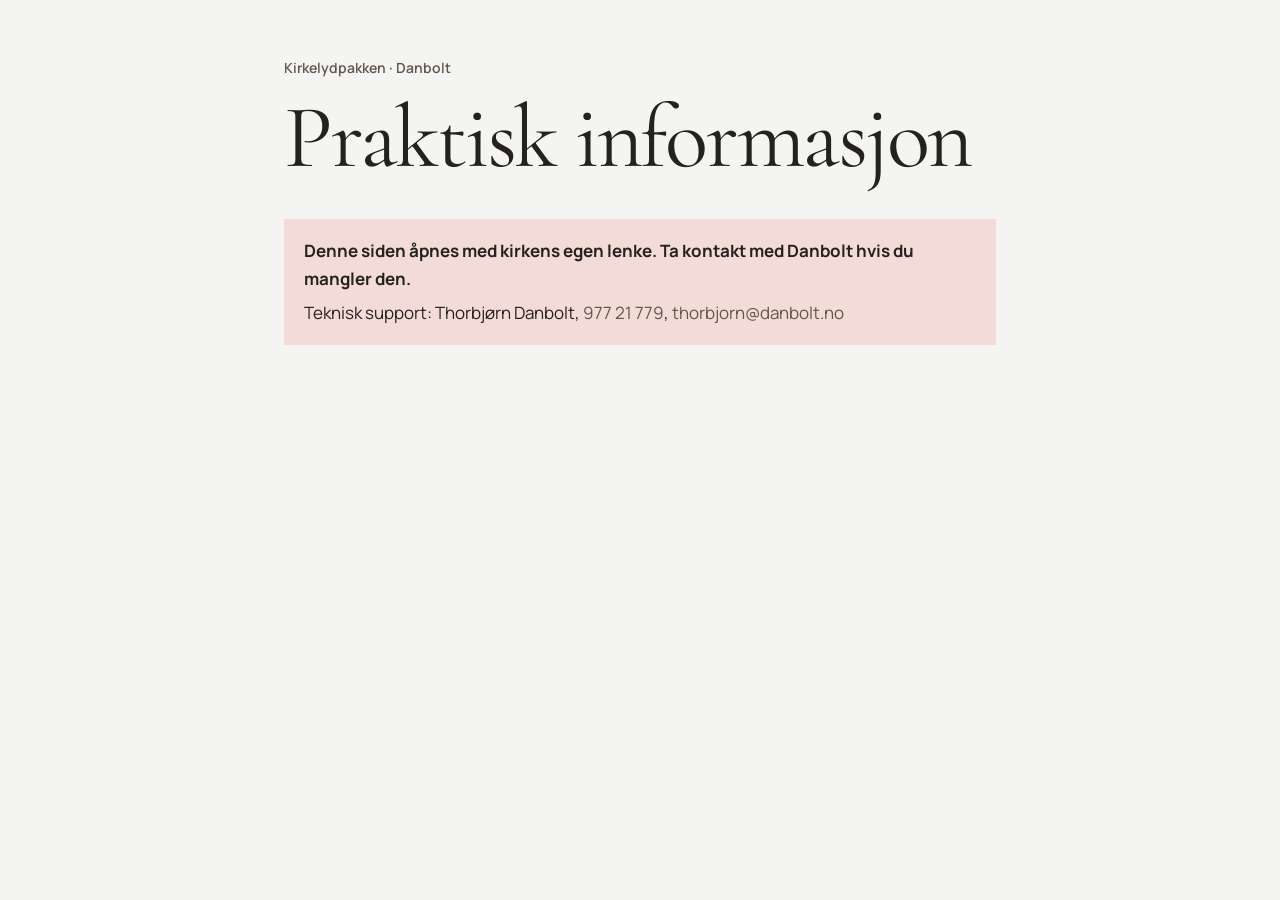
<file: rediger/index.html>
<!DOCTYPE html>
<html lang="nb">
<head>
<meta charset="utf-8">
<meta name="viewport" content="width=device-width, initial-scale=1">
<title>Oppdater praktisk informasjon | Danbolt</title>
<meta name="robots" content="noindex">
<meta name="referrer" content="no-referrer">
<meta name="theme-color" content="#f4f5f3">
<style>
body{margin:0;background:#f4f5f3;color:#1d1b17;font-family:'Manrope',sans-serif;font-size:17px;line-height:1.6;-webkit-font-smoothing:antialiased}
h1,h2{font-family:'Cormorant Garamond',serif;font-weight:300;margin:0;letter-spacing:-.015em}
p{margin:0;text-wrap:pretty}
main{max-width:760px;margin:0 auto;padding:56px 24px 140px;display:flex;flex-direction:column;gap:36px}
.topp{display:flex;flex-direction:column;gap:14px}
.merk{font-size:14px;font-weight:600;color:#61554c}
.dempet{color:#61554c}
form{display:flex;flex-direction:column;gap:36px}
fieldset{border:0;margin:0;padding:28px 0 0;display:flex;flex-direction:column;gap:20px;border-top:1px solid #d4d3ce;min-width:0}
legend{font-family:'Cormorant Garamond',serif;font-size:30px;padding:0 0 4px}
label{display:flex;flex-direction:column;gap:6px;font-weight:600}
label small{font-weight:400;color:#61554c;font-size:15px}
input,textarea{font:400 17px 'Manrope',sans-serif;color:#1d1b17;padding:12px 14px;width:100%;box-sizing:border-box}
textarea{min-height:96px;resize:vertical}
.rad{display:grid;grid-template-columns:repeat(auto-fit,minmax(min(100%,220px),1fr));gap:16px}
.linje{position:sticky;bottom:0;background:#f4f5f3;border-top:1px solid #d4d3ce;padding:14px 0;display:flex;flex-wrap:wrap;align-items:center;gap:12px 20px}
.linje button{font:600 17px 'Manrope',sans-serif;color:#fff;border:0;padding:14px 30px;cursor:pointer}
.linje button:disabled{opacity:.5;cursor:default}
.boks{background:#e7e8e5;padding:18px 20px;display:flex;flex-direction:column;gap:6px}
.boks.feil{background:#f3dcd7}
[hidden]{display:none!important}
</style>
<link rel="stylesheet" href="/stil.css">
</head>
<body>
<main>
  <div class="topp">
    <span class="merk">Kirkelydpakken · Danbolt</span>
    <h1 id="tittel">Praktisk informasjon</h1>
    <p class="dempet" id="intro">Henter …</p>
  </div>

  <div class="boks feil" id="feil" hidden role="alert"><b id="feiltekst"></b><span>Teknisk support: Thorbjørn Danbolt, <a href="tel:+4797721779">977 21 779</a>, <a href="mailto:thorbjorn@danbolt.no">thorbjorn@danbolt.no</a></span></div>

  <form id="skjema" hidden>
    <fieldset>
      <legend>Kontaktperson for arrangementer</legend>
      <p class="dempet">Vises på siden. Den arrangører skal ringe før og under et arrangement.</p>
      <div class="rad">
        <label>Navn eller rolle <input name="k-navn" placeholder="F.eks. kirketjener eller kirkekontoret" maxlength="120"></label>
        <label>Telefon <input name="k-telefon" type="tel" maxlength="40"></label>
      </div>
      <label>E-post <input name="k-epost" type="email" maxlength="120"></label>
    </fieldset>
    <div id="grupper" style="display:contents"></div>
    <div class="linje">
      <button type="submit" id="lagre">Lagre og publiser</button>
      <span id="status" role="status" class="dempet"></span>
    </div>
  </form>
</main>
<script>
(function () {
  var $ = function (id) { return document.getElementById(id); };
  var del = decodeURIComponent(location.hash.slice(1)).split('.');
  var slug = del[0], nokkel = del[1];
  var hode = { 'x-kirke': slug, 'x-nokkel': nokkel };
  var skjema = $('skjema'), felt = [], endret = false;

  function feil(t) { $('intro').hidden = true; skjema.hidden = true; $('feiltekst').textContent = t; $('feil').hidden = false; }
  function el(navn, attr, tekst) { var e = document.createElement(navn); for (var a in attr) e.setAttribute(a, attr[a]); if (tekst) e.textContent = tekst; return e; }

  if (!slug || !nokkel) return feil('Denne siden åpnes med kirkens egen lenke. Ta kontakt med Danbolt hvis du mangler den.');

  fetch('/api/kirke', { headers: hode }).then(function (r) { return r.json().then(function (j) { if (!r.ok) throw new Error(j.feil); return j; }); }).then(function (j) {
    document.title = j.navn + ' – oppdater praktisk informasjon';
    $('tittel').textContent = j.navn;
    $('intro').innerHTML = '';
    $('intro').append('Her oppdaterer dere den praktiske informasjonen på ', el('a', { href: j.side, target: '_blank', rel: 'noopener' }, 'kirkens side'), '. Siden leses av ansatte, frivillige, begravelsesbyråer, kor og konsertarrangører, og den er åpen for alle. Skriv kort og konkret, og la felt stå tomme hvis de ikke gjelder dere. Endringene publiseres med en gang.');
    felt = j.felt;
    var grupper = {};
    felt.forEach(function (f) {
      var fs = grupper[f.gruppe];
      if (!fs) { fs = grupper[f.gruppe] = el('fieldset'); fs.append(el('legend', {}, f.gruppe)); $('grupper').append(fs); }
      var l = el('label', {}, f.tema + ' '), ta = el('textarea', { name: f.id, maxlength: 1500 });
      ta.value = j.data.felt[f.id] || '';
      l.append(el('small', {}, f.hjelp), ta); fs.append(l);
    });
    skjema['k-navn'].value = j.data.kontakt.navn || '';
    skjema['k-telefon'].value = j.data.kontakt.telefon || '';
    skjema['k-epost'].value = j.data.kontakt.epost || '';
    if (j.data.oppdatert) $('status').textContent = 'Sist lagret ' + j.data.oppdatert.split('-').reverse().join('.') + '.';
    skjema.hidden = false;
  }).catch(function (e) { feil(e.message || 'Fikk ikke hentet informasjonen. Prøv igjen om litt.'); });

  skjema.addEventListener('input', function () { endret = true; $('status').textContent = 'Endringer er ikke lagret.'; });
  window.addEventListener('beforeunload', function (e) { if (endret) e.preventDefault(); });

  skjema.addEventListener('submit', function (e) {
    e.preventDefault();
    var ut = { felt: {}, kontakt: { navn: skjema['k-navn'].value, telefon: skjema['k-telefon'].value, epost: skjema['k-epost'].value } };
    felt.forEach(function (f) { ut.felt[f.id] = skjema[f.id].value; });
    $('lagre').disabled = true; $('status').textContent = 'Lagrer …';
    fetch('/api/kirke', { method: 'PUT', headers: Object.assign({ 'content-type': 'application/json' }, hode), body: JSON.stringify(ut) })
      .then(function (r) { return r.json().then(function (j) { if (!r.ok) throw new Error(j.feil); return j; }); })
      .then(function () { endret = false; $('status').textContent = 'Lagret. Endringene vises på kirkens side om omtrent ett minutt.'; })
      .catch(function (f) { $('status').textContent = (f.message || 'Lagringen feilet.') + ' Ingenting er endret på siden.'; })
      .then(function () { $('lagre').disabled = false; });
  });
})();
</script>
</body>
</html>
</file>
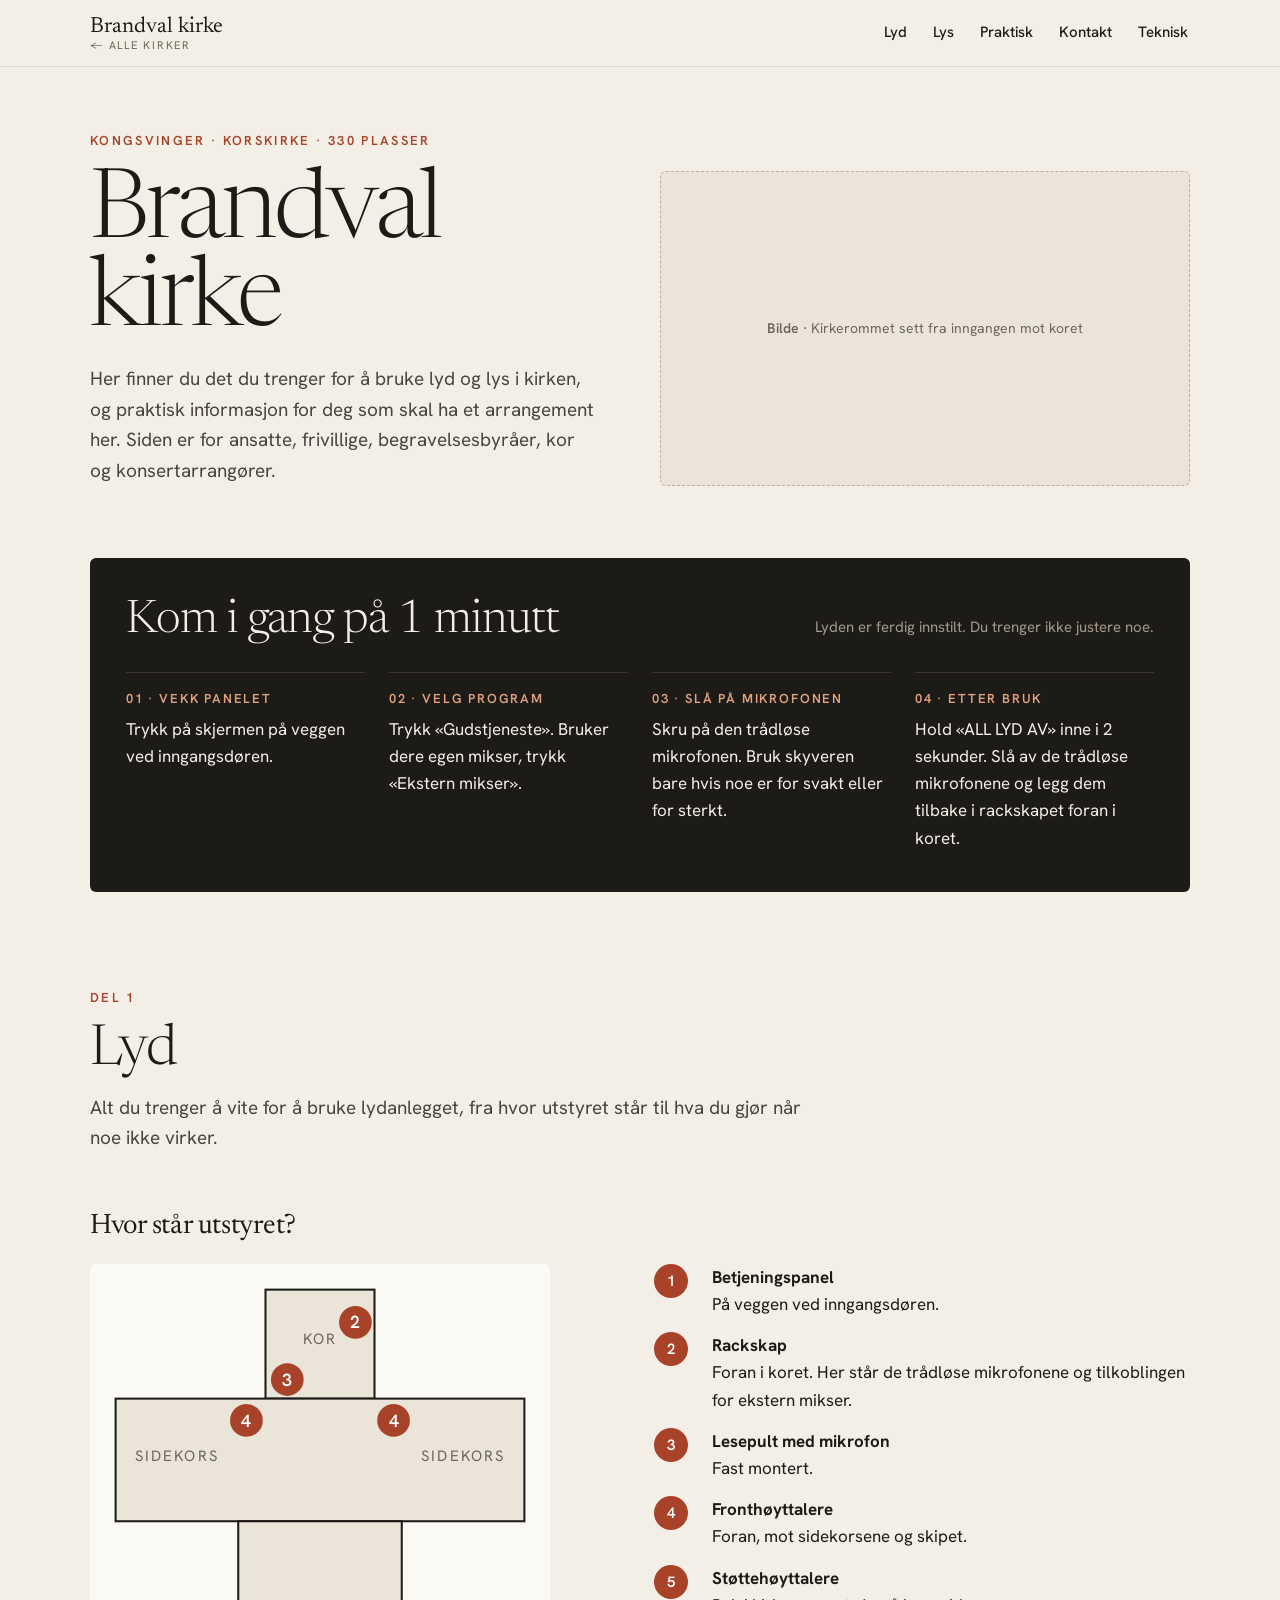
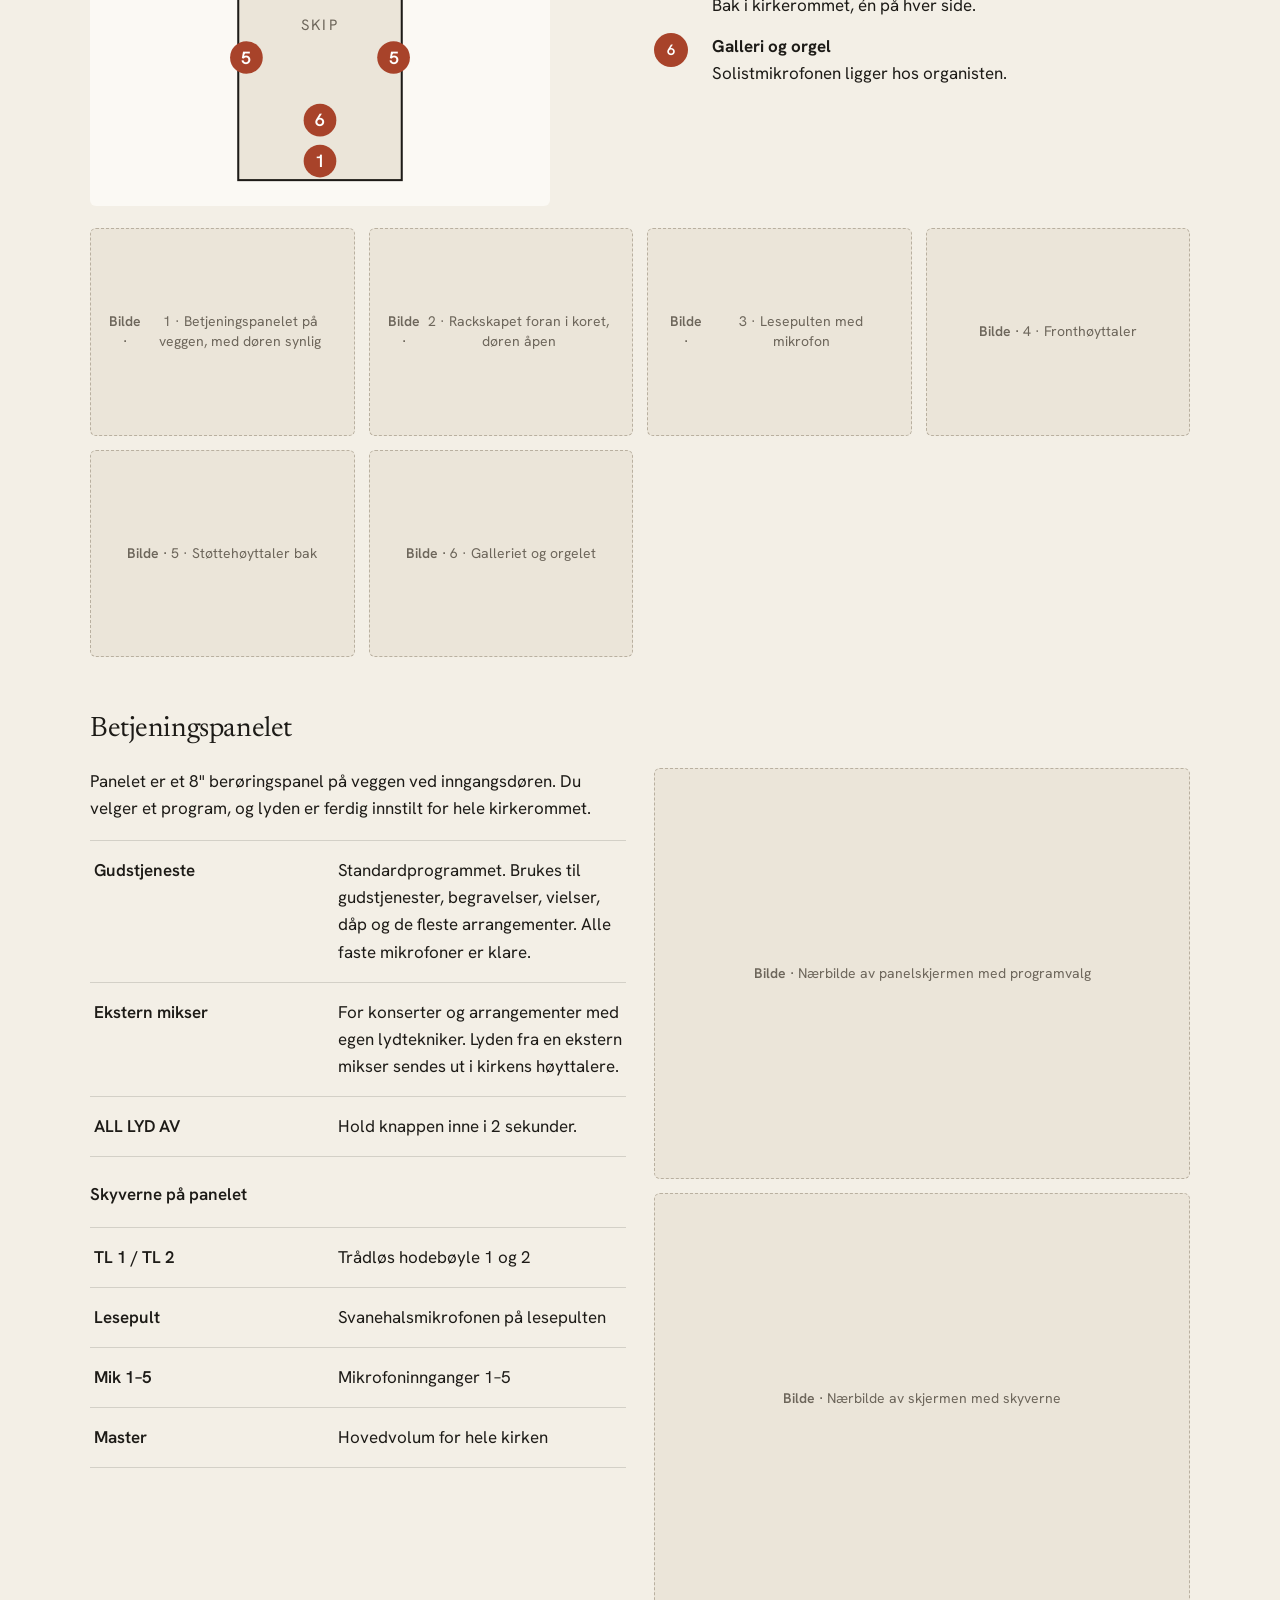
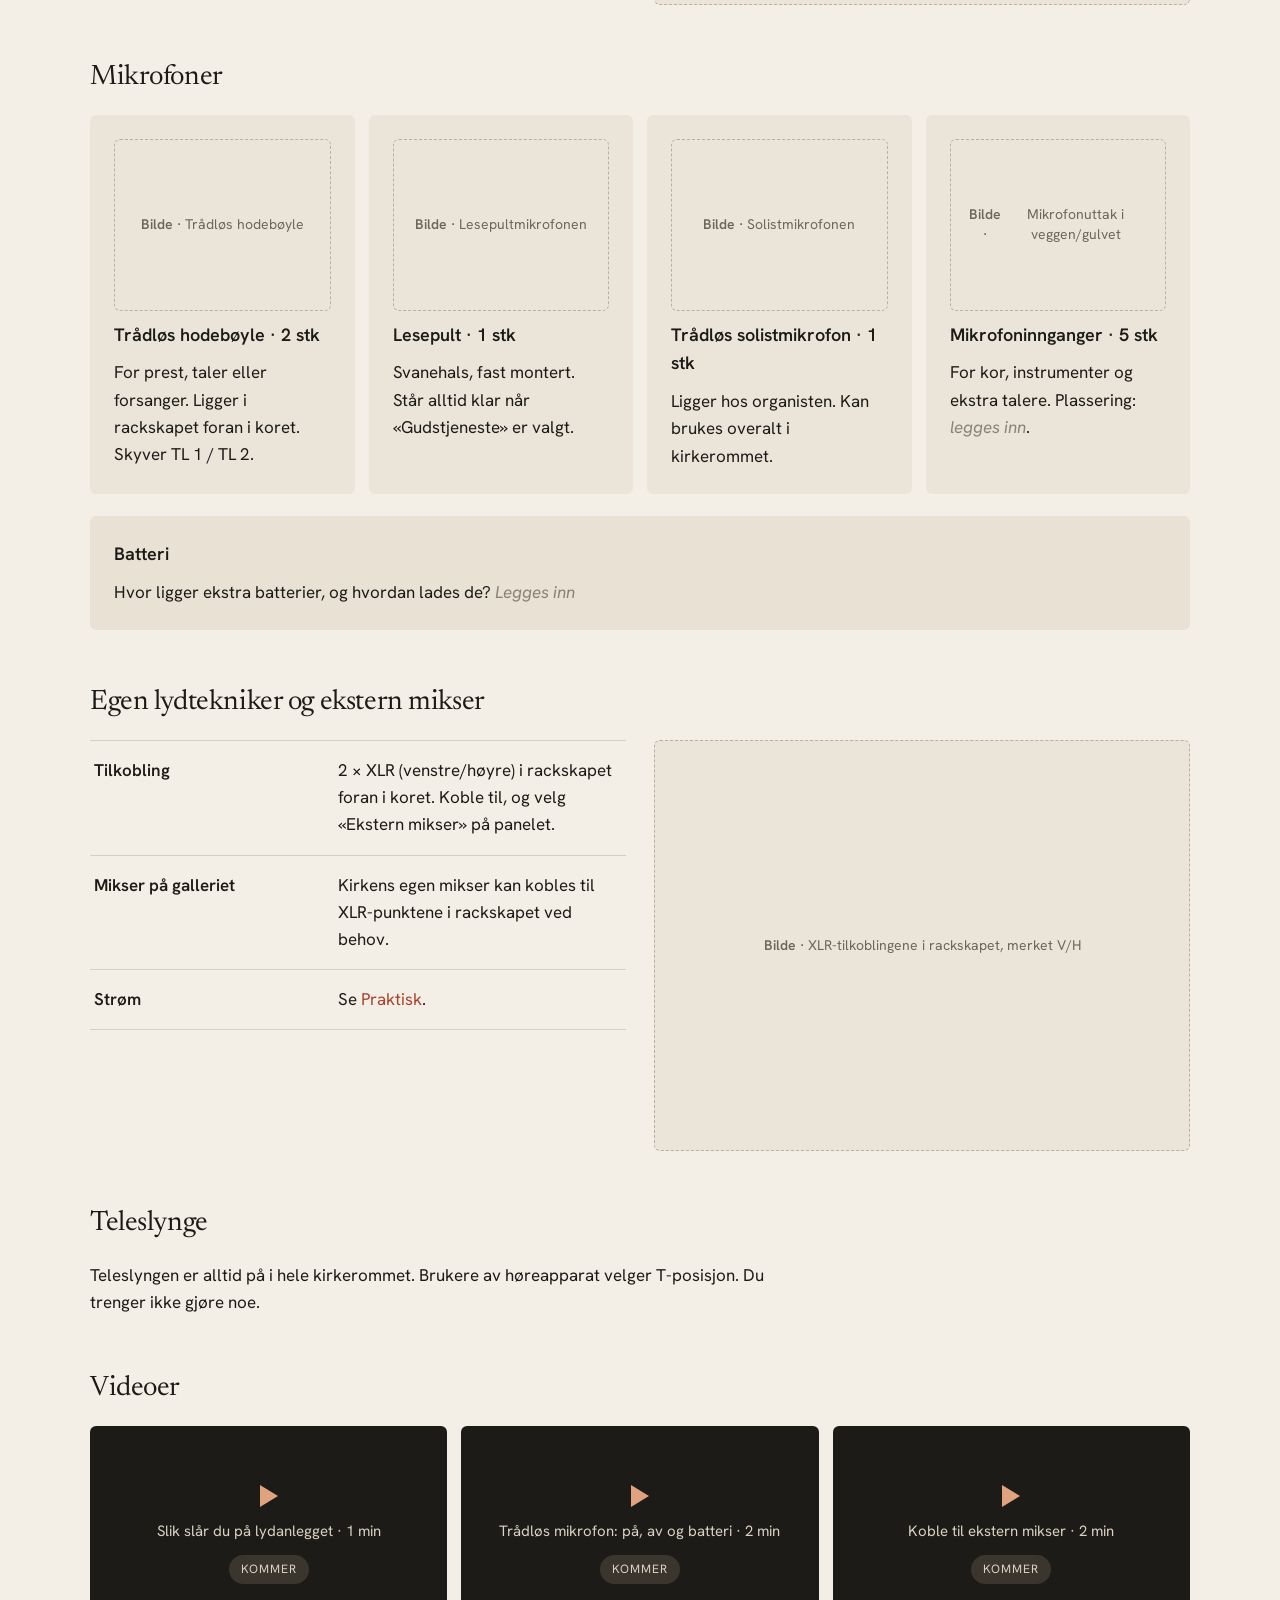
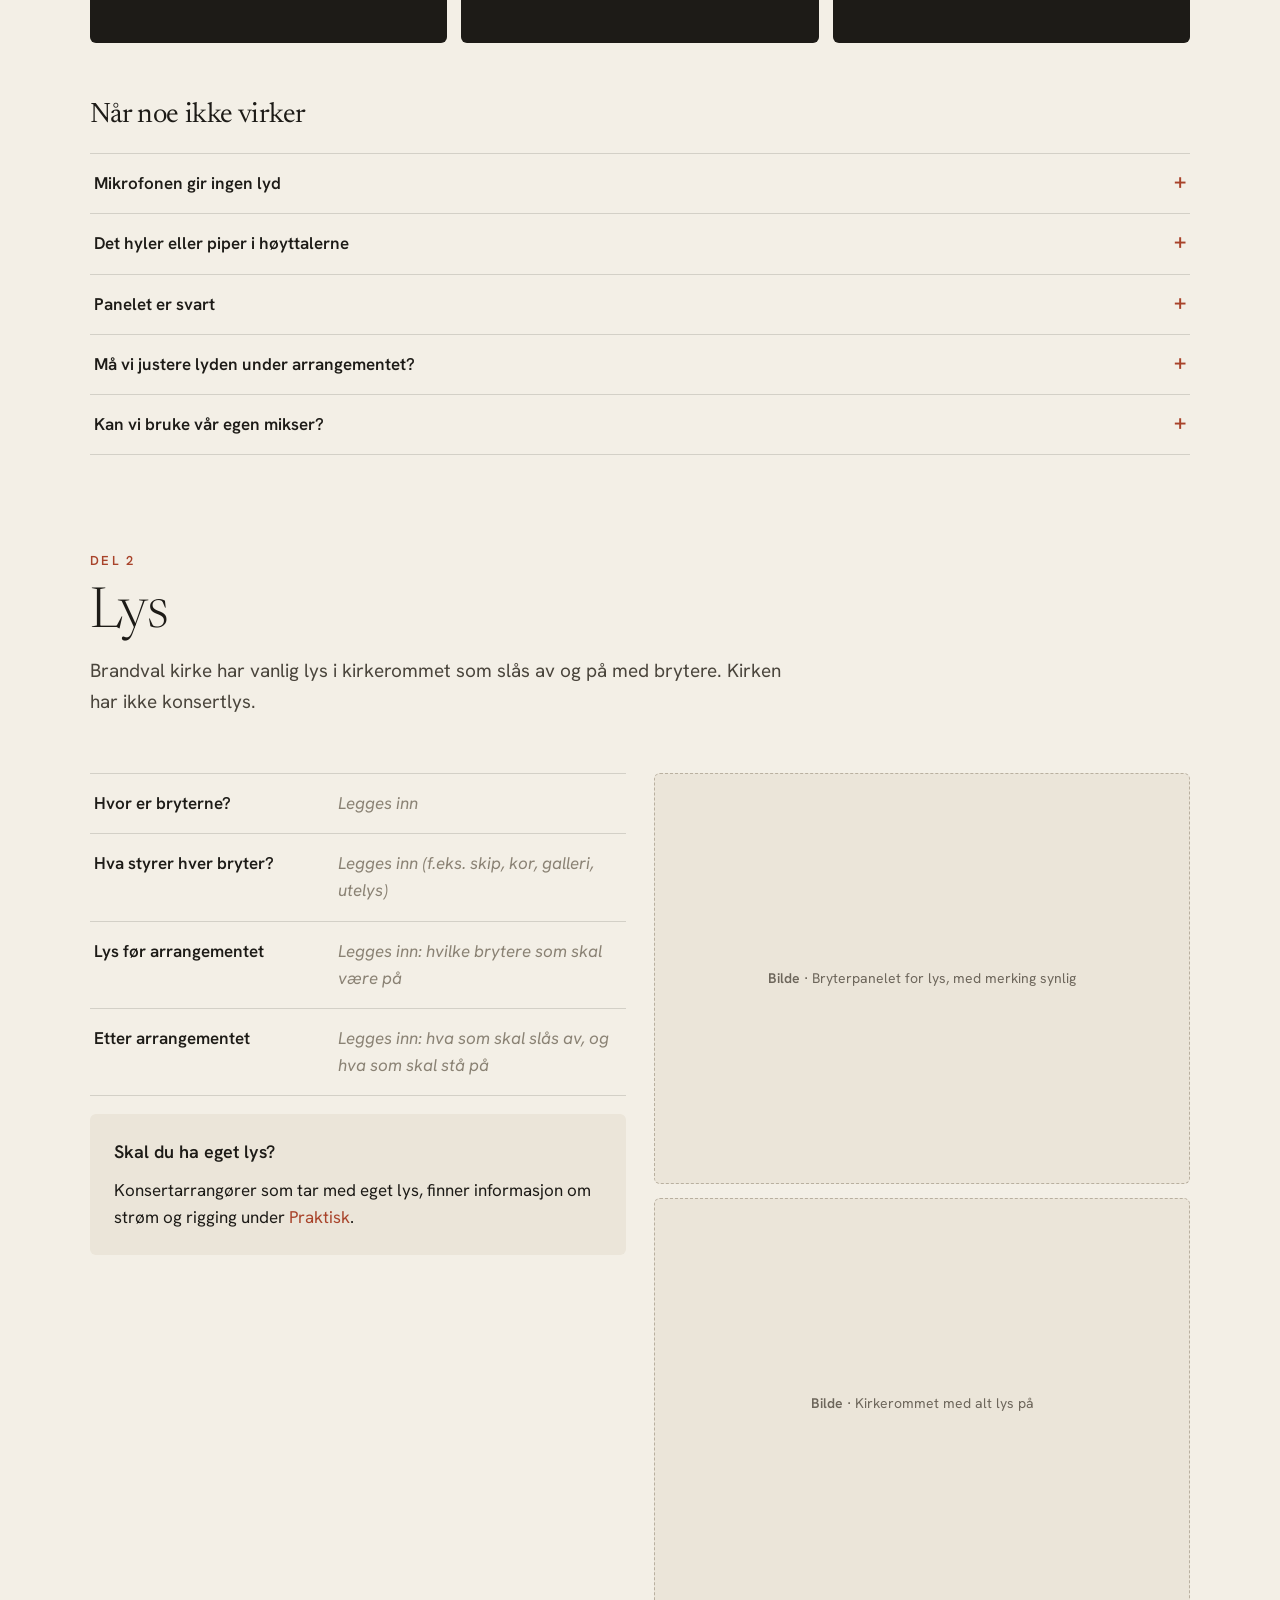
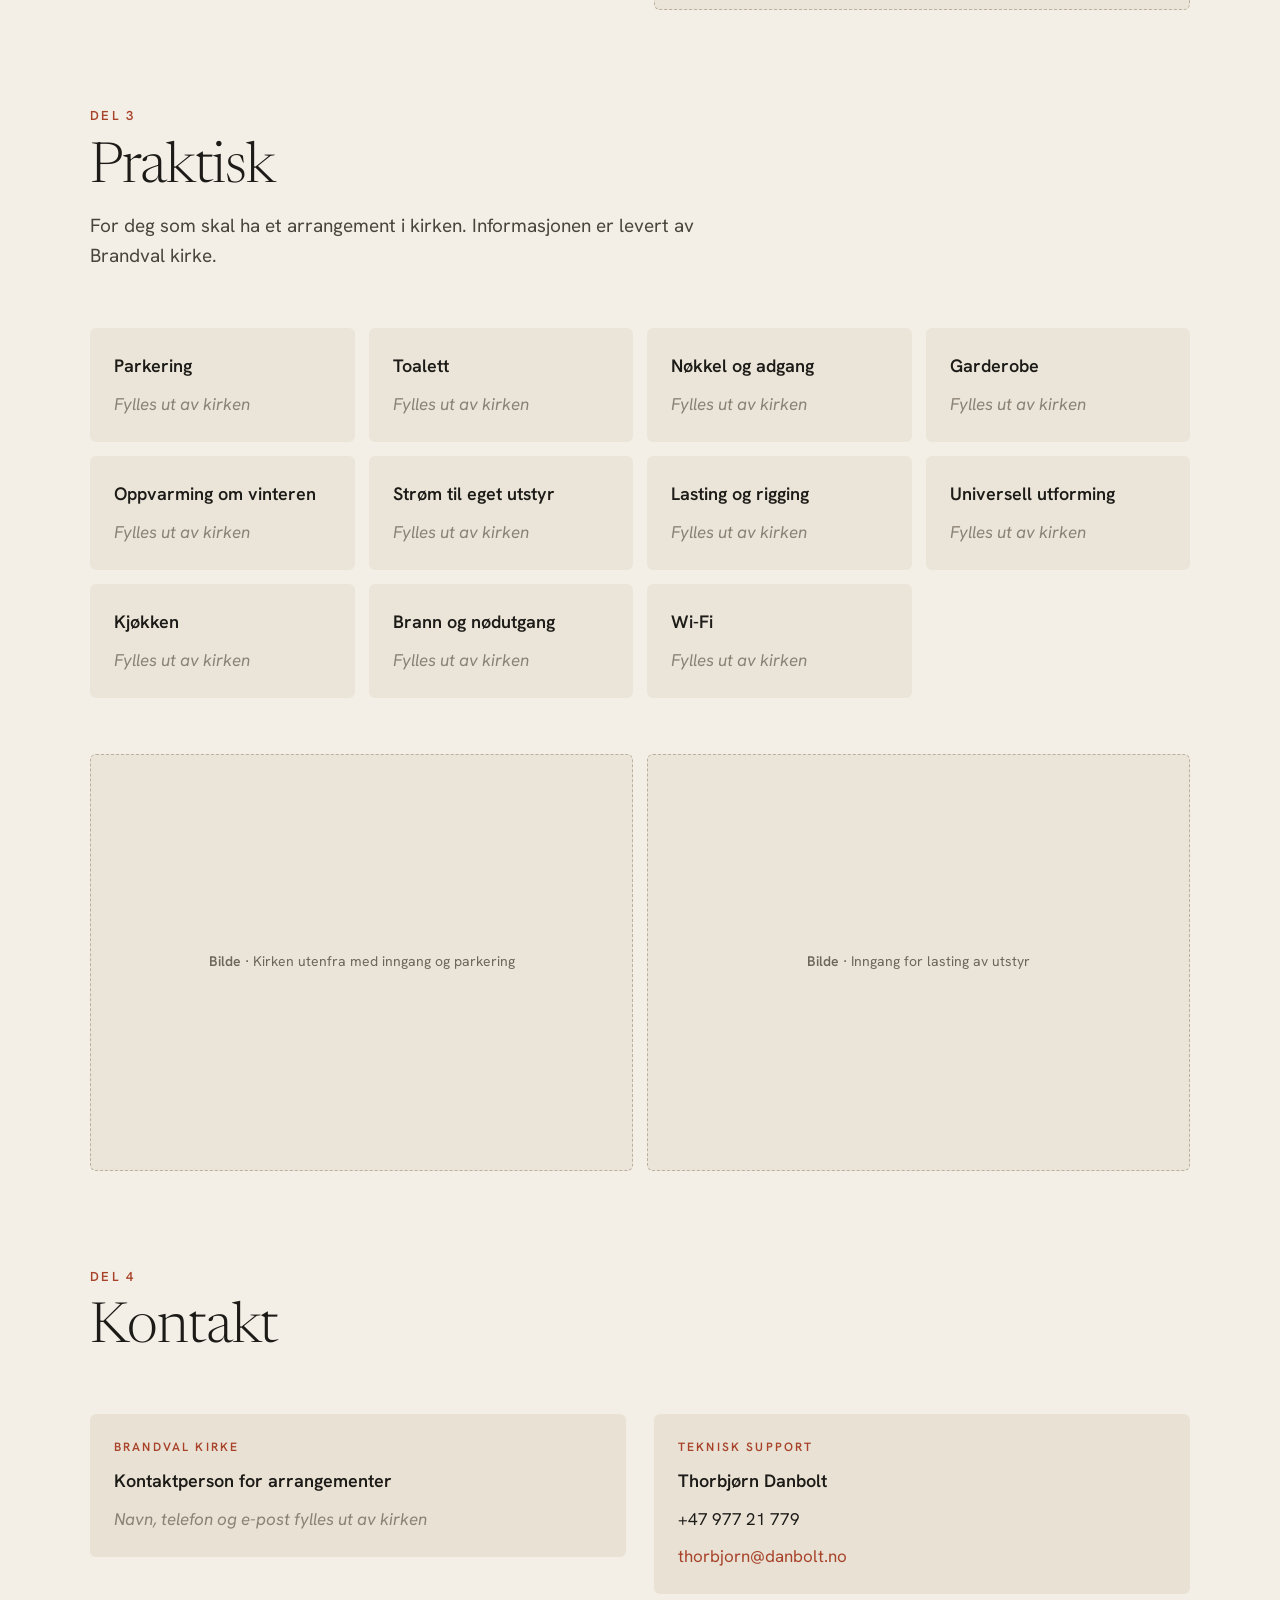
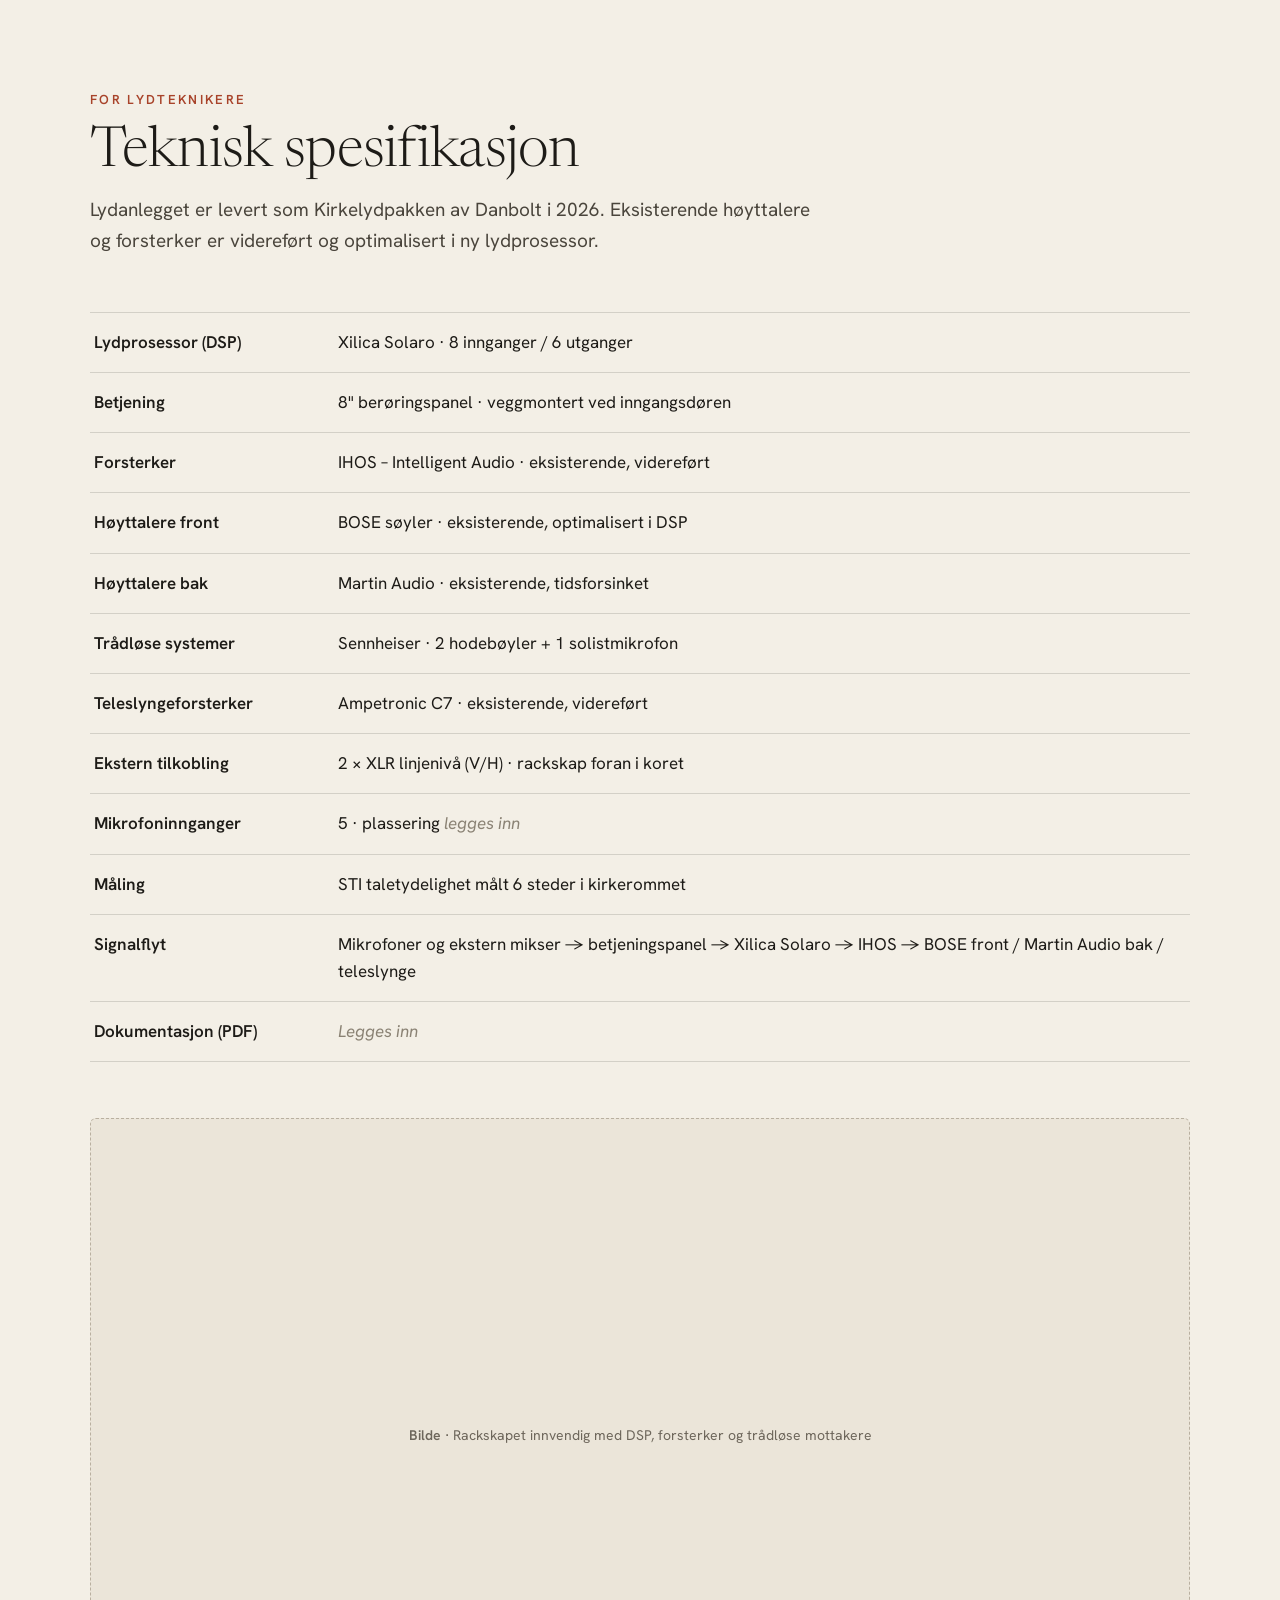
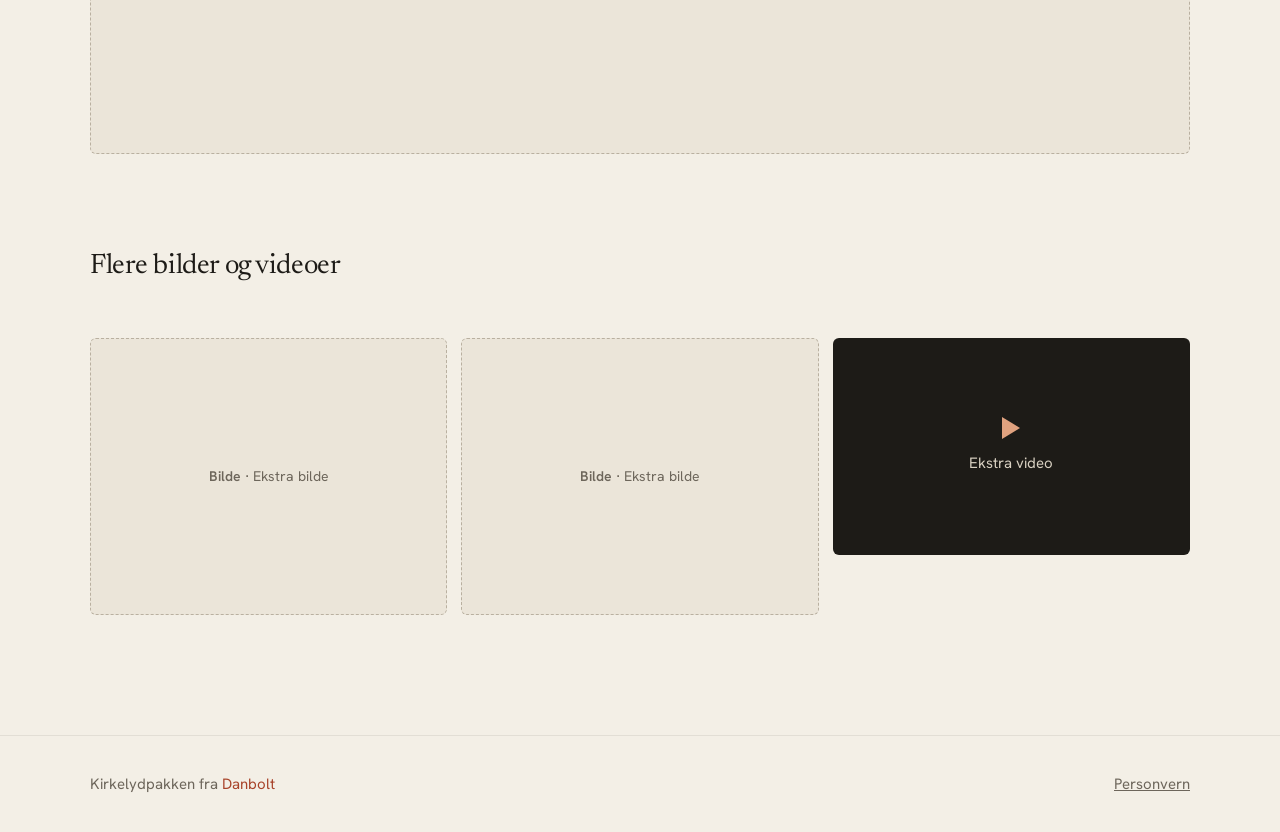
<file: _arkiv/brandval-kirke-v1.html>
<!DOCTYPE html>
<html lang="nb">
<head>
<meta charset="utf-8">
<meta name="viewport" content="width=device-width, initial-scale=1">
<title>Brandval kirke – lyd, lys og praktisk informasjon | Danbolt</title>
<meta name="description" content="Brukerveiledning for lydanlegg og lys i Brandval kirke, med praktisk informasjon for ansatte, frivillige og arrangører.">
<meta name="robots" content="noindex"><!-- Fjern denne linjen når siden er ferdig utfylt -->
<link rel="canonical" href="https://kirker.danbolt.no/brandval-kirke/">
<meta name="theme-color" content="#f3efe6">
<link rel="preconnect" href="https://fonts.googleapis.com">
<link rel="preconnect" href="https://fonts.gstatic.com" crossorigin>
<link href="https://fonts.googleapis.com/css2?family=Newsreader:ital,opsz,wght@0,6..72,300;0,6..72,400;1,6..72,300;1,6..72,400&family=Hanken+Grotesk:wght@400;500;600&display=swap" rel="stylesheet">
<style>
html{scroll-behavior:smooth;scroll-padding-top:84px}
body{margin:0;background:#f3efe6;color:#1d1b17;font-family:'Hanken Grotesk',sans-serif;font-size:17px;line-height:1.6;-webkit-font-smoothing:antialiased}
a{color:#a8432a;text-decoration:none}
a:hover{color:#7a2e1b}
h1,h2,h3{font-family:'Newsreader',serif;font-weight:300;margin:0;letter-spacing:-.015em}
h2{font-size:clamp(38px,4.4vw,60px);line-height:1}
h3{font-size:28px;line-height:1.15;font-weight:400}
p{margin:0;text-wrap:pretty}
.wrap{max-width:1100px;margin:0 auto;padding:0 28px}
.del{padding:96px 0 0;display:flex;flex-direction:column;gap:56px}
.del-topp{display:flex;flex-direction:column;gap:14px;max-width:720px}
.etikett{font-size:13px;letter-spacing:.18em;text-transform:uppercase;color:#a8432a;font-weight:600}
.ingress{font-size:19px;color:#4a453c}
.blokk{display:flex;flex-direction:column;gap:22px}
.to{display:grid;grid-template-columns:repeat(auto-fit,minmax(min(100%,320px),1fr));gap:28px;align-items:start}
.kort{background:#ebe5d9;border-radius:6px;padding:24px;display:flex;flex-direction:column;gap:10px}
.kort b{font-weight:600;font-size:18px}
.grid{display:grid;grid-template-columns:repeat(auto-fit,minmax(min(100%,250px),1fr));gap:14px}
.tom{color:#8a8274;font-style:italic}
.bilde{aspect-ratio:4/3;border-radius:6px;border:1.5px dashed #b9b0a0;background:#ebe5d9;display:flex;align-items:center;justify-content:center;text-align:center;padding:18px;color:#6d665b;font-size:14px;line-height:1.4}
.bilde::before{content:"Bilde · ";font-weight:600;margin-right:4px}
.bilde.bred{aspect-ratio:16/9}
img.foto{width:100%;aspect-ratio:4/3;object-fit:cover;border-radius:6px;display:block}
.video{aspect-ratio:16/9;border-radius:6px;background:#1d1b17;color:#d9d1c2;display:flex;flex-direction:column;align-items:center;justify-content:center;gap:12px;text-align:center;padding:18px;font-size:15px}
.video::before{content:"";width:0;height:0;border-left:18px solid #e0a27f;border-top:11px solid transparent;border-bottom:11px solid transparent}
.liste{display:flex;flex-direction:column;border-top:1px solid rgba(29,27,23,.15)}
.liste>div{display:grid;grid-template-columns:minmax(0,220px) minmax(0,1fr);gap:4px 24px;padding:16px 4px;border-bottom:1px solid rgba(29,27,23,.15)}
.liste>div>span:first-child{font-weight:600}
@media (max-width:600px){.liste>div{grid-template-columns:1fr}}
details{border-bottom:1px solid rgba(29,27,23,.15);padding:16px 4px}
summary{cursor:pointer;font-weight:600;list-style:none;display:flex;justify-content:space-between;gap:16px}
summary::after{content:"+";color:#a8432a;font-size:22px;line-height:1}
details[open] summary::after{content:"–"}
details p{margin-top:10px;color:#4a453c}
.punkt{display:grid;grid-template-columns:44px minmax(0,1fr);gap:14px;align-items:start}
.nr{width:34px;height:34px;border-radius:50%;background:#a8432a;color:#fff;display:flex;align-items:center;justify-content:center;font-weight:600;font-size:15px}
.pille{display:inline-flex;font-size:12px;letter-spacing:.08em;text-transform:uppercase;padding:5px 12px;border-radius:999px;background:#e8e1d4;color:#6d665b;width:fit-content}
nav a{color:#1d1b17;padding:8px 2px;border-bottom:2px solid transparent}
nav a:hover{color:#a8432a;border-color:#a8432a}
</style>
</head>
<body>
<header style="position:sticky;top:0;z-index:10;background:rgba(243,239,230,.94);backdrop-filter:blur(8px);border-bottom:1px solid rgba(29,27,23,.1)">
  <div class="wrap" style="display:flex;flex-wrap:wrap;justify-content:space-between;align-items:center;gap:8px 24px;padding-top:12px;padding-bottom:12px">
    <a href="/" style="display:flex;flex-direction:column;color:#1d1b17;line-height:1.1"><span style="font-family:'Newsreader',serif;font-size:22px">Brandval kirke</span><span style="font-size:11px;letter-spacing:.16em;text-transform:uppercase;color:#6d665b">← Alle kirker</span></a>
    <nav style="display:flex;flex-wrap:wrap;gap:4px 22px;font-size:15px;font-weight:500">
      <a href="#lyd">Lyd</a><a href="#lys">Lys</a><a href="#praktisk">Praktisk</a><a href="#kontakt">Kontakt</a><a href="#teknisk">Teknisk</a>
    </nav>
  </div>
</header>

<main class="wrap" style="padding-bottom:120px">

  <!-- TOPP -->
  <section style="padding-top:64px;display:grid;grid-template-columns:repeat(auto-fit,minmax(min(100%,420px),1fr));gap:40px;align-items:end">
    <div style="display:flex;flex-direction:column;gap:18px">
      <span class="etikett">Kongsvinger · Korskirke · 330 plasser</span>
      <h1 style="font-size:clamp(54px,7.5vw,108px);line-height:.92;letter-spacing:-.03em">Brandval kirke</h1>
      <p class="ingress">Her finner du det du trenger for å bruke lyd og lys i kirken, og praktisk informasjon for deg som skal ha et arrangement her. Siden er for ansatte, frivillige, begravelsesbyråer, kor og konsertarrangører.</p>
    </div>
    <div class="bilde bred">Kirkerommet sett fra inngangen mot koret</div>
  </section>

  <!-- HURTIGSTART -->
  <section style="margin-top:72px;background:#1d1b17;color:#f3efe6;border-radius:6px;padding:40px 36px;display:flex;flex-direction:column;gap:28px">
    <div style="display:flex;flex-wrap:wrap;justify-content:space-between;align-items:baseline;gap:8px 24px">
      <h2 style="font-size:clamp(34px,3.6vw,48px)">Kom i gang på 1 minutt</h2>
      <span style="color:#a39a8b;font-size:15px">Lyden er ferdig innstilt. Du trenger ikke justere noe.</span>
    </div>
    <ol style="margin:0;padding:0;list-style:none;display:grid;grid-template-columns:repeat(auto-fit,minmax(min(100%,220px),1fr));gap:24px">
      <li style="display:flex;flex-direction:column;gap:6px;border-top:1px solid #3a352d;padding-top:16px"><span style="font-size:13px;letter-spacing:.14em;color:#e0a27f;font-weight:600">01 · VEKK PANELET</span><span>Trykk på skjermen på veggen ved inngangsdøren.</span></li>
      <li style="display:flex;flex-direction:column;gap:6px;border-top:1px solid #3a352d;padding-top:16px"><span style="font-size:13px;letter-spacing:.14em;color:#e0a27f;font-weight:600">02 · VELG PROGRAM</span><span>Trykk «Gudstjeneste». Bruker dere egen mikser, trykk «Ekstern mikser».</span></li>
      <li style="display:flex;flex-direction:column;gap:6px;border-top:1px solid #3a352d;padding-top:16px"><span style="font-size:13px;letter-spacing:.14em;color:#e0a27f;font-weight:600">03 · SLÅ PÅ MIKROFONEN</span><span>Skru på den trådløse mikrofonen. Bruk skyveren bare hvis noe er for svakt eller for sterkt.</span></li>
      <li style="display:flex;flex-direction:column;gap:6px;border-top:1px solid #3a352d;padding-top:16px"><span style="font-size:13px;letter-spacing:.14em;color:#e0a27f;font-weight:600">04 · ETTER BRUK</span><span>Hold «ALL LYD AV» inne i 2 sekunder. Slå av de trådløse mikrofonene og legg dem tilbake i rackskapet foran i koret.</span></li>
    </ol>
  </section>

  <!-- LYD -->
  <section id="lyd" class="del">
    <div class="del-topp">
      <span class="etikett">Del 1</span>
      <h2>Lyd</h2>
      <p class="ingress">Alt du trenger å vite for å bruke lydanlegget, fra hvor utstyret står til hva du gjør når noe ikke virker.</p>
    </div>

    <div class="blokk">
      <h3>Hvor står utstyret?</h3>
      <div class="to">
        <svg viewBox="-1 -1 32 38" role="img" aria-label="Plantegning av Brandval kirke med nummererte punkter for utstyr" style="width:100%;max-width:460px;background:#fbf9f4;border-radius:6px;padding:12px;box-sizing:border-box">
          <g fill="#ebe5d9" stroke="#1d1b17" stroke-width=".15">
            <rect x="11" y="0" width="8" height="8"></rect><rect x="0" y="8" width="30" height="9"></rect><rect x="9" y="17" width="12" height="19"></rect>
          </g>
          <g fill="#6d665b" font-family="Hanken Grotesk,sans-serif" font-size="1.1" letter-spacing=".15" text-anchor="middle">
            <text x="15" y="4">KOR</text><text x="4.5" y="12.6">SIDEKORS</text><text x="25.5" y="12.6">SIDEKORS</text><text x="15" y="25">SKIP</text>
          </g>
          <g fill="#a8432a" font-family="Hanken Grotesk,sans-serif" font-size="1.2" font-weight="600" text-anchor="middle">
            <circle cx="15" cy="34.6" r="1.2"></circle><circle cx="17.6" cy="2.4" r="1.2"></circle><circle cx="12.6" cy="6.6" r="1.2"></circle><circle cx="9.6" cy="9.6" r="1.2"></circle><circle cx="20.4" cy="9.6" r="1.2"></circle><circle cx="9.6" cy="27" r="1.2"></circle><circle cx="20.4" cy="27" r="1.2"></circle><circle cx="15" cy="31.6" r="1.2"></circle>
          </g>
          <g fill="#fff" font-family="Hanken Grotesk,sans-serif" font-size="1.3" font-weight="600" text-anchor="middle">
            <text x="15" y="35.05">1</text><text x="17.6" y="2.85">2</text><text x="12.6" y="7.05">3</text><text x="9.6" y="10.05">4</text><text x="20.4" y="10.05">4</text><text x="9.6" y="27.45">5</text><text x="20.4" y="27.45">5</text><text x="15" y="32.05">6</text>
          </g>
        </svg>
        <div style="display:flex;flex-direction:column;gap:14px">
          <div class="punkt"><span class="nr">1</span><span><b>Betjeningspanel</b><br>På veggen ved inngangsdøren.</span></div>
          <div class="punkt"><span class="nr">2</span><span><b>Rackskap</b><br>Foran i koret. Her står de trådløse mikrofonene og tilkoblingen for ekstern mikser.</span></div>
          <div class="punkt"><span class="nr">3</span><span><b>Lesepult med mikrofon</b><br>Fast montert.</span></div>
          <div class="punkt"><span class="nr">4</span><span><b>Fronthøyttalere</b><br>Foran, mot sidekorsene og skipet.</span></div>
          <div class="punkt"><span class="nr">5</span><span><b>Støttehøyttalere</b><br>Bak i kirkerommet, én på hver side.</span></div>
          <div class="punkt"><span class="nr">6</span><span><b>Galleri og orgel</b><br>Solistmikrofonen ligger hos organisten.</span></div>
        </div>
      </div>
      <div class="grid">
        <div class="bilde">1 · Betjeningspanelet på veggen, med døren synlig</div>
        <div class="bilde">2 · Rackskapet foran i koret, døren åpen</div>
        <div class="bilde">3 · Lesepulten med mikrofon</div>
        <div class="bilde">4 · Fronthøyttaler</div>
        <div class="bilde">5 · Støttehøyttaler bak</div>
        <div class="bilde">6 · Galleriet og orgelet</div>
      </div>
    </div>

    <div class="blokk">
      <h3>Betjeningspanelet</h3>
      <div class="to">
        <div style="display:flex;flex-direction:column;gap:18px">
          <p>Panelet er et 8" berøringspanel på veggen ved inngangsdøren. Du velger et program, og lyden er ferdig innstilt for hele kirkerommet.</p>
          <div class="liste">
            <div><span>Gudstjeneste</span><span>Standardprogrammet. Brukes til gudstjenester, begravelser, vielser, dåp og de fleste arrangementer. Alle faste mikrofoner er klare.</span></div>
            <div><span>Ekstern mikser</span><span>For konserter og arrangementer med egen lydtekniker. Lyden fra en ekstern mikser sendes ut i kirkens høyttalere.</span></div>
            <div><span>ALL LYD AV</span><span>Hold knappen inne i 2 sekunder.</span></div>
          </div>
          <p style="font-weight:600;margin-top:6px">Skyverne på panelet</p>
          <div class="liste">
            <div><span>TL 1 / TL 2</span><span>Trådløs hodebøyle 1 og 2</span></div>
            <div><span>Lesepult</span><span>Svanehalsmikrofonen på lesepulten</span></div>
            <div><span>Mik 1–5</span><span>Mikrofoninnganger 1–5</span></div>
            <div><span>Master</span><span>Hovedvolum for hele kirken</span></div>
          </div>
        </div>
        <div style="display:flex;flex-direction:column;gap:14px">
          <div class="bilde">Nærbilde av panelskjermen med programvalg</div>
          <div class="bilde">Nærbilde av skjermen med skyverne</div>
        </div>
      </div>
    </div>

    <div class="blokk">
      <h3>Mikrofoner</h3>
      <div class="grid">
        <div class="kort"><div class="bilde">Trådløs hodebøyle</div><b>Trådløs hodebøyle · 2 stk</b><span>For prest, taler eller forsanger. Ligger i rackskapet foran i koret. Skyver TL 1 / TL 2.</span></div>
        <div class="kort"><div class="bilde">Lesepult­mikrofonen</div><b>Lesepult · 1 stk</b><span>Svanehals, fast montert. Står alltid klar når «Gudstjeneste» er valgt.</span></div>
        <div class="kort"><div class="bilde">Solistmikrofonen</div><b>Trådløs solistmikrofon · 1 stk</b><span>Ligger hos organisten. Kan brukes overalt i kirkerommet.</span></div>
        <div class="kort"><div class="bilde">Mikrofonuttak i veggen/gulvet</div><b>Mikrofoninnganger · 5 stk</b><span>For kor, instrumenter og ekstra talere. Plassering: <span class="tom">legges inn</span>.</span></div>
      </div>
      <div class="kort" style="background:#e8e1d4">
        <b>Batteri</b>
        <span>Hvor ligger ekstra batterier, og hvordan lades de? <span class="tom">Legges inn</span></span>
      </div>
    </div>

    <div class="blokk">
      <h3>Egen lydtekniker og ekstern mikser</h3>
      <div class="to">
        <div class="liste">
          <div><span>Tilkobling</span><span>2 × XLR (venstre/høyre) i rackskapet foran i koret. Koble til, og velg «Ekstern mikser» på panelet.</span></div>
          <div><span>Mikser på galleriet</span><span>Kirkens egen mikser kan kobles til XLR-punktene i rackskapet ved behov.</span></div>
          <div><span>Strøm</span><span>Se <a href="#praktisk">Praktisk</a>.</span></div>
        </div>
        <div class="bilde">XLR-tilkoblingene i rackskapet, merket V/H</div>
      </div>
    </div>

    <div class="blokk">
      <h3>Teleslynge</h3>
      <p style="max-width:720px">Teleslyngen er alltid på i hele kirkerommet. Brukere av høreapparat velger T-posisjon. Du trenger ikke gjøre noe.</p>
    </div>

    <div class="blokk">
      <h3>Videoer</h3>
      <div class="grid">
        <div class="video"><span>Slik slår du på lydanlegget · 1 min</span><span class="pille" style="background:#3a352d;color:#d9d1c2">Kommer</span></div>
        <div class="video"><span>Trådløs mikrofon: på, av og batteri · 2 min</span><span class="pille" style="background:#3a352d;color:#d9d1c2">Kommer</span></div>
        <div class="video"><span>Koble til ekstern mikser · 2 min</span><span class="pille" style="background:#3a352d;color:#d9d1c2">Kommer</span></div>
      </div>
    </div>

    <div class="blokk">
      <h3>Når noe ikke virker</h3>
      <div style="border-top:1px solid rgba(29,27,23,.15)">
        <details><summary>Mikrofonen gir ingen lyd</summary><p>Sjekk at senderen er slått på og at «Mute» ikke lyser for kanalen på panelet. Bytt batteri hvis lampen på senderen blinker.</p></details>
        <details><summary>Det hyler eller piper i høyttalerne</summary><p>Senk kanalen litt på panelet, og unngå å gå rett foran høyttalerne med mikrofonen.</p></details>
        <details><summary>Panelet er svart</summary><p>Trykk på skjermen. Hjelper ikke det: <span class="tom">legges inn</span></p></details>
        <details><summary>Må vi justere lyden under arrangementet?</summary><p>Nei. Anlegget er innstilt for god taletydelighet i hele kirken. Bruk skyverne bare ved behov.</p></details>
        <details><summary>Kan vi bruke vår egen mikser?</summary><p>Ja. Koble til de to XLR-punktene i rackskapet foran i koret og velg «Ekstern mikser» på panelet.</p></details>
      </div>
    </div>
  </section>

  <!-- LYS -->
  <section id="lys" class="del">
    <div class="del-topp">
      <span class="etikett">Del 2</span>
      <h2>Lys</h2>
      <p class="ingress">Brandval kirke har vanlig lys i kirkerommet som slås av og på med brytere. Kirken har ikke konsertlys.</p>
    </div>
    <div class="to">
      <div style="display:flex;flex-direction:column;gap:18px">
        <div class="liste">
          <div><span>Hvor er bryterne?</span><span class="tom">Legges inn</span></div>
          <div><span>Hva styrer hver bryter?</span><span class="tom">Legges inn (f.eks. skip, kor, galleri, utelys)</span></div>
          <div><span>Lys før arrangementet</span><span class="tom">Legges inn: hvilke brytere som skal være på</span></div>
          <div><span>Etter arrangementet</span><span class="tom">Legges inn: hva som skal slås av, og hva som skal stå på</span></div>
        </div>
        <div class="kort">
          <b>Skal du ha eget lys?</b>
          <span>Konsertarrangører som tar med eget lys, finner informasjon om strøm og rigging under <a href="#praktisk">Praktisk</a>.</span>
        </div>
      </div>
      <div style="display:flex;flex-direction:column;gap:14px">
        <div class="bilde">Bryterpanelet for lys, med merking synlig</div>
        <div class="bilde">Kirkerommet med alt lys på</div>
      </div>
    </div>
  </section>

  <!-- PRAKTISK -->
  <section id="praktisk" class="del">
    <div class="del-topp">
      <span class="etikett">Del 3</span>
      <h2>Praktisk</h2>
      <p class="ingress">For deg som skal ha et arrangement i kirken. Informasjonen er levert av Brandval kirke.</p>
    </div>
    <!-- Fylles ut fra skjemaet kirken sender inn: kirker.danbolt.no/skjema/ -->
    <div class="grid">
      <div class="kort"><b>Parkering</b><span class="tom">Fylles ut av kirken</span></div>
      <div class="kort"><b>Toalett</b><span class="tom">Fylles ut av kirken</span></div>
      <div class="kort"><b>Nøkkel og adgang</b><span class="tom">Fylles ut av kirken</span></div>
      <div class="kort"><b>Garderobe</b><span class="tom">Fylles ut av kirken</span></div>
      <div class="kort"><b>Oppvarming om vinteren</b><span class="tom">Fylles ut av kirken</span></div>
      <div class="kort"><b>Strøm til eget utstyr</b><span class="tom">Fylles ut av kirken</span></div>
      <div class="kort"><b>Lasting og rigging</b><span class="tom">Fylles ut av kirken</span></div>
      <div class="kort"><b>Universell utforming</b><span class="tom">Fylles ut av kirken</span></div>
      <div class="kort"><b>Kjøkken</b><span class="tom">Fylles ut av kirken</span></div>
      <div class="kort"><b>Brann og nødutgang</b><span class="tom">Fylles ut av kirken</span></div>
      <div class="kort"><b>Wi-Fi</b><span class="tom">Fylles ut av kirken</span></div>
    </div>
    <div class="grid">
      <div class="bilde">Kirken utenfra med inngang og parkering</div>
      <div class="bilde">Inngang for lasting av utstyr</div>
    </div>
  </section>

  <!-- KONTAKT -->
  <section id="kontakt" class="del">
    <div class="del-topp">
      <span class="etikett">Del 4</span>
      <h2>Kontakt</h2>
    </div>
    <div class="to">
      <div class="kort" style="background:#e8e1d4"><span class="etikett" style="font-size:12px">Brandval kirke</span><b>Kontaktperson for arrangementer</b><span class="tom">Navn, telefon og e-post fylles ut av kirken</span></div>
      <div class="kort" style="background:#e8e1d4"><span class="etikett" style="font-size:12px">Teknisk support</span><b>Thorbjørn Danbolt</b><a href="tel:+4797721779" style="color:#1d1b17">+47 977 21 779</a><a href="mailto:thorbjorn@danbolt.no">thorbjorn@danbolt.no</a></div>
    </div>
  </section>

  <!-- TEKNISK -->
  <section id="teknisk" class="del">
    <div class="del-topp">
      <span class="etikett">For lydteknikere</span>
      <h2>Teknisk spesifikasjon</h2>
      <p class="ingress">Lydanlegget er levert som Kirkelydpakken av Danbolt i 2026. Eksisterende høyttalere og forsterker er videreført og optimalisert i ny lydprosessor.</p>
    </div>
    <div class="liste">
      <div><span>Lydprosessor (DSP)</span><span>Xilica Solaro · 8 innganger / 6 utganger</span></div>
      <div><span>Betjening</span><span>8" berøringspanel · veggmontert ved inngangsdøren</span></div>
      <div><span>Forsterker</span><span>IHOS – Intelligent Audio · eksisterende, videreført</span></div>
      <div><span>Høyttalere front</span><span>BOSE søyler · eksisterende, optimalisert i DSP</span></div>
      <div><span>Høyttalere bak</span><span>Martin Audio · eksisterende, tidsforsinket</span></div>
      <div><span>Trådløse systemer</span><span>Sennheiser · 2 hodebøyler + 1 solistmikrofon</span></div>
      <div><span>Teleslyngeforsterker</span><span>Ampetronic C7 · eksisterende, videreført</span></div>
      <div><span>Ekstern tilkobling</span><span>2 × XLR linjenivå (V/H) · rackskap foran i koret</span></div>
      <div><span>Mikrofoninnganger</span><span>5 · plassering <span class="tom">legges inn</span></span></div>
      <div><span>Måling</span><span>STI taletydelighet målt 6 steder i kirkerommet</span></div>
      <div><span>Signalflyt</span><span>Mikrofoner og ekstern mikser → betjeningspanel → Xilica Solaro → IHOS → BOSE front / Martin Audio bak / teleslynge</span></div>
      <div><span>Dokumentasjon (PDF)</span><span class="tom">Legges inn</span></div>
    </div>
    <div class="bilde bred">Rackskapet innvendig med DSP, forsterker og trådløse mottakere</div>
  </section>

  <!-- FLERE BILDER OG VIDEOER: legg til flere <div class="bilde"> / <img class="foto"> / <div class="video"> etter behov -->
  <section class="del">
    <div class="del-topp"><h3>Flere bilder og videoer</h3></div>
    <div class="grid">
      <div class="bilde">Ekstra bilde</div>
      <div class="bilde">Ekstra bilde</div>
      <div class="video"><span>Ekstra video</span></div>
    </div>
  </section>
</main>

<footer style="border-top:1px solid rgba(29,27,23,.08)">
  <div class="wrap" style="padding-top:36px;padding-bottom:36px;display:flex;flex-wrap:wrap;justify-content:space-between;gap:12px 32px;font-size:15px;color:#6d665b">
    <span>Kirkelydpakken fra <a href="https://danbolt.no/">Danbolt</a></span>
    <a href="https://danbolt.no/personvern/" style="color:#6d665b;text-decoration:underline">Personvern</a>
  </div>
</footer>
</body>
</html>
</file>
<file: stil.css>
/* Felles stil for hele kirker.danbolt.no (fonter + Rom-design). */
@font-face{font-family:'Cormorant Garamond';font-style:italic;font-weight:400;font-display:swap;src:url(/fonter/cormorant-garamond-400-kursiv.woff2) format('woff2')}
@font-face{font-family:'Cormorant Garamond';font-style:italic;font-weight:500;font-display:swap;src:url(/fonter/cormorant-garamond-500-kursiv.woff2) format('woff2')}
@font-face{font-family:'Cormorant Garamond';font-style:normal;font-weight:400;font-display:swap;src:url(/fonter/cormorant-garamond-400.woff2) format('woff2')}
@font-face{font-family:'Cormorant Garamond';font-style:normal;font-weight:500;font-display:swap;src:url(/fonter/cormorant-garamond-500.woff2) format('woff2')}
@font-face{font-family:'Manrope';font-style:normal;font-weight:400;font-display:swap;src:url(/fonter/manrope-400.woff2) format('woff2')}
@font-face{font-family:'Manrope';font-style:normal;font-weight:500;font-display:swap;src:url(/fonter/manrope-500.woff2) format('woff2')}
@font-face{font-family:'Manrope';font-style:normal;font-weight:600;font-display:swap;src:url(/fonter/manrope-600.woff2) format('woff2')}
@font-face{font-family:'Manrope';font-style:normal;font-weight:700;font-display:swap;src:url(/fonter/manrope-700.woff2) format('woff2')}

:root{--paper:#f4f5f3;--ink:#25211f;--muted:#61554c;--line:#d4d3ce;--wash:#e7e8e5}
*{box-sizing:border-box}html{scroll-padding-top:145px}body{background:var(--paper)!important;color:var(--ink)!important;font-family:Manrope,sans-serif!important;font-size:17px;line-height:1.65}::selection{background:#61554c;color:white}a{color:var(--muted)}a:hover{text-decoration:underline;text-underline-offset:.25em;color:var(--ink)}:focus-visible{outline:3px solid #61554c!important;outline-offset:5px}input,textarea,select,button{font-family:Manrope,sans-serif!important;accent-color:#61554c;caret-color:#61554c}input::placeholder{color:#61554c!important}h1,h2,h3,legend,.oppg b,.kkort .tlf{font-family:'Cormorant Garamond',serif!important;font-weight:400!important;text-wrap:balance;letter-spacing:-.025em!important}h1{font-size:clamp(48px,7vw,96px)!important;line-height:1!important}h2{font-size:clamp(36px,4.5vw,62px);line-height:1.08}h3{font-size:32px}.wrap{max-width:1240px;padding-inline:40px}body>header{background:#25211f!important;color:#f4f5f3!important;border:0!important;backdrop-filter:none!important}body>header>div{max-width:1240px!important;padding:20px 40px!important}body>header a,body>header span{color:#f4f5f3!important}body>header a>span:first-child{font-family:'Cormorant Garamond',serif!important;font-size:29px!important}body>header nav{gap:6px 22px!important}body>header nav a{font-size:14px;font-weight:500;border-bottom:1px solid transparent}body>header nav a:hover{border-color:#f4f5f3;color:white}body>header a>span:last-child{letter-spacing:.06em!important;font-size:12px!important}.del{padding-top:76px;gap:28px}.del+.del{margin-top:20px;border-top:1px solid var(--line)}.etikett{display:none!important}.ingress{font-size:18px!important;line-height:1.75;color:#61554c!important;max-width:65ch}main>section:first-child{padding-top:64px!important}.church-intro{grid-template-columns:minmax(0,1fr)!important;max-width:850px}.church-intro>.bilde{display:none}.church-intro .ingress{max-width:60ch}.draft-notice{font-size:14px;background:#e7e8e5;padding:14px 18px;margin:0 0 24px;max-width:850px;color:#4b443e}.oppgaver{gap:0;border-bottom:1px solid var(--line)}.oppg{border-radius:0;box-shadow:none!important;border-top:1px solid var(--line);background:transparent;padding:22px 18px;min-height:140px}.oppg b{font-size:29px;line-height:1.12}.oppg span{font-size:14px;color:#61554c}.oppg:hover{background:#e7e8e5;text-decoration:none}.oppg[aria-pressed=true]{background:#25211f;color:#f4f5f3}.oppg[aria-pressed=true] span{color:#dedad4}.oppgpanel{border-radius:0;background:#e7e8e5;padding:28px}.steg{gap:24px}.steg .bilde{aspect-ratio:16/10}.stegnr i{background:#61554c;width:32px;height:32px;border-radius:0}.steg .tips{background:#f4f5f3;border-radius:0}.bilde{background:#eeefec;border:1px dashed #aaa69e;color:#61554c;border-radius:0;font-size:14px}.bilde span{font-size:11px;color:#61554c}.foto,.vid,.video{border-radius:0}.video{background:#25211f}.pille{background:#e7e8e5;color:#61554c;border-radius:0;font-size:12px;letter-spacing:.03em}.pille.mork{background:#443d37;color:#f4f5f3}.tom{color:#61554c}.grid{grid-template-columns:repeat(2,minmax(0,1fr));gap:0 36px}.kort{border-radius:0;background:transparent;padding:20px 0;border-top:1px solid var(--line)}.kort p{color:#61554c}.liste>div{padding:17px 0}.ui{border-radius:0;box-shadow:none;margin:0;border:8px solid #25211f}.merke,.forklar em{background:#e7e8e5;color:#25211f;box-shadow:none}.forklar p,.forklar dd{color:#61554c}.chip{border-radius:0;box-shadow:none;border:1px solid #aaa69e;min-height:44px}.chip[aria-pressed=true]{background:#25211f;color:#f4f5f3}.kart svg{border-radius:0;background:#eeefec}.hjelp{background:#25211f;border-radius:0;padding:40px}.hjelp .topp{margin-bottom:10px}.hjelp details p{color:#e0dbd4}.hjelp summary::after{color:#f4f5f3}.kkort{border-radius:0;background:transparent;padding:18px 0;border-top:1px solid #69605a}.kkort .tom{color:#dedad4}.kkort a{color:#f4f5f3}.hjelpknapp{background:#61554c;border-radius:0;box-shadow:0 4px 16px #25211f20;padding:12px 24px;bottom:20px}.hjelpknapp:hover{background:#25211f}.ledd{border-radius:0;background:#e7e8e5;box-shadow:none}.pil{color:#61554c}.sted{border-radius:0}.sted:target{background:#e7e8e5}.sted .ikkeplassert{color:#61554c}.fra-kirken{color:#61554c}footer{background:#e7e8e5;border:0!important}footer a,footer span{color:#61554c!important}fieldset{border-color:var(--line)}input,textarea,select{background:#fff!important;border:1px solid #aaa69e!important;box-shadow:none!important;border-radius:0!important}form button{background:#61554c;border-radius:0}form button:hover{background:#25211f}form input,form textarea{min-height:48px}legend{font-size:34px}p{max-width:75ch}a,button{touch-action:manipulation}button{min-height:44px}
.portal{max-width:1240px;margin:auto;padding:72px 40px 100px}.portal-intro{display:grid;grid-template-columns:1.15fr 1fr;gap:64px;align-items:end;margin-bottom:56px}.portal-intro h1{margin:0}.portal-intro h1 em{color:#61554c;font-weight:400}.portal-intro p{margin:0;font-size:18px;color:#61554c;max-width:46ch}.church-search{display:block;max-width:580px;margin-bottom:32px}.church-search span{display:block;font-size:14px;font-weight:600;margin-bottom:10px}.church-search input{width:100%;font-size:17px;padding:17px 18px}.church-list{border-top:1px solid var(--line)}.church-row{display:grid;grid-template-columns:minmax(0,1fr) auto;gap:24px;padding:28px 0;border-bottom:1px solid var(--line);color:#25211f}.church-row strong{display:block;font-family:'Cormorant Garamond',serif;font-size:36px;font-weight:400;line-height:1.15}.church-row small{font-size:14px;color:#61554c}.church-row .row-action{align-self:center;font-size:14px}.church-row[href]:hover{background:#e7e8e5;text-decoration:none}.pending .row-action{color:#61554c}.portal-note{color:#61554c;font-size:14px;margin-top:28px}.portal-empty{padding:24px 0}.brand{display:flex;flex-direction:column;text-decoration:none!important}.brand img{width:140px;height:auto}.brand small{font-size:10px;letter-spacing:.07em;margin-top:7px}.portal-footer{max-width:1240px;margin:auto;padding:36px 40px;display:flex;flex-wrap:wrap;justify-content:space-between;gap:16px;font-size:14px}
@media(max-width:800px){.wrap,body>header>div{padding-inline:24px!important}.portal{padding:48px 24px 72px}.portal-intro{grid-template-columns:1fr;gap:24px;margin-bottom:36px}.oppgaver{grid-template-columns:repeat(2,minmax(0,1fr))}.oppg b{font-size:26px}.church-intro{gap:24px!important}body>header{position:relative!important}body>header nav{width:100%;gap:4px 18px!important}body>header nav a{padding:8px 0}.hjelp{padding:28px 24px}.portal-footer{padding-inline:24px}}
@media(max-width:480px){.wrap{padding-inline:20px}.grid{grid-template-columns:1fr}.del{padding-top:52px}.oppg{padding:18px 12px;min-height:150px}.oppg b{font-size:25px}.oppgpanel{padding:20px}.church-row strong{font-size:30px}.row-action{max-width:110px;text-align:right}.portal-intro h1{font-size:54px!important}.sted{padding-inline:0}.hjelpknapp{right:12px;bottom:12px}.portal-footer span{overflow-wrap:anywhere}main[style]{padding-inline:20px!important}.church-search input{font-size:16px}}
@media(prefers-reduced-motion:reduce){html{scroll-behavior:auto!important}*,*::before,*::after{animation:none!important;transition:none!important}}
body{margin:0}a{text-decoration:none}.brand img{filter:grayscale(1) brightness(0) invert(1)}

.church-intro .etikett{display:block!important;order:1;color:#61554c;font-size:14px;letter-spacing:0;text-transform:none}.church-intro h1{order:0}.church-intro .ingress{order:2}.kkort .etikett{display:block!important;color:#e0dbd4;font-size:14px;letter-spacing:0;text-transform:none}

.brand small{font-size:11px}
</file>
